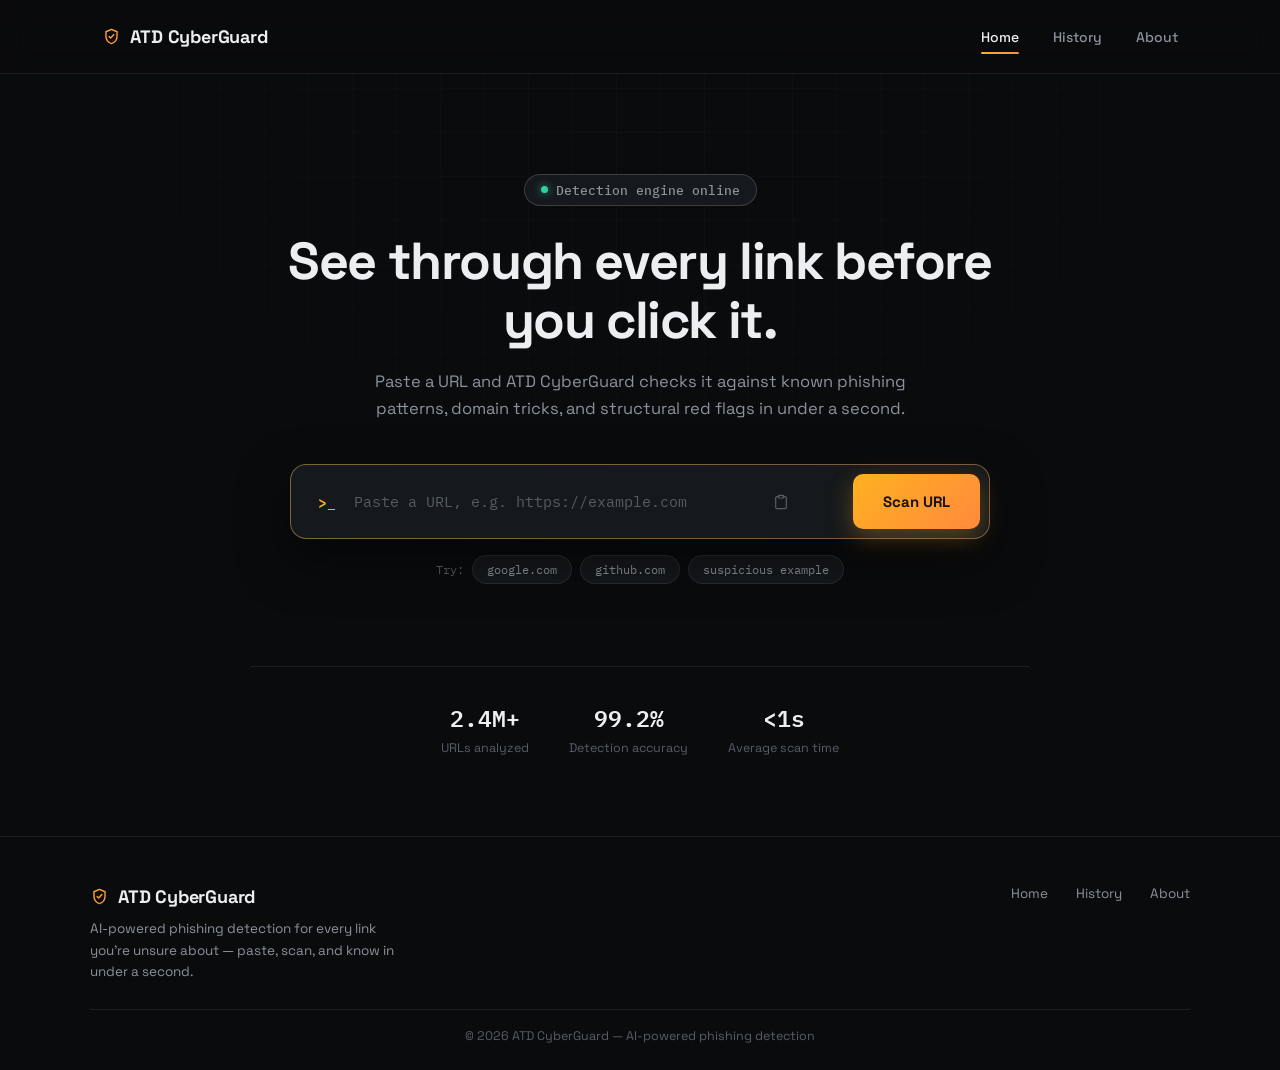
<file: index.html>
<!DOCTYPE html>
<html lang="en">

<head>

    <meta charset="UTF-8">

    <meta name="viewport" content="width=device-width, initial-scale=1.0">

    <title>ATD CyberGuard — See through every link</title>

    <link rel="stylesheet" href="style.css">

</head>


<body>

    <!-- ================= NAVIGATION ================= -->

    <nav class="navbar">

        <div class="logo">
            <span class="logo-icon" aria-hidden="true"></span>
            ATD CyberGuard
        </div>


        <div class="nav-links" id="navLinks">

            <a href="index.html" class="active" aria-current="page">Home</a>

            <a href="history.html">History</a>

            <a href="about.html">About</a>

        </div>

        <button class="nav-toggle" type="button" aria-label="Toggle menu" aria-expanded="false" aria-controls="navLinks">
            <span class="nav-toggle-bar"></span>
            <span class="nav-toggle-bar"></span>
            <span class="nav-toggle-bar"></span>
        </button>

    </nav>



    <!-- ================= MAIN SECTION ================= -->

    <main class="hero">

        <div class="hero-content">


            <!-- Live status -->

            <div class="status-pill" id="statusPill">
                <span class="dot" id="statusDot"></span>
                <span id="statusText">Detection engine online</span>
            </div>


            <!-- Heading -->

            <h1>
                See through every link before you click it.
            </h1>


            <!-- Description -->

            <p>
                Paste a URL and ATD CyberGuard checks it against known
                phishing patterns, domain tricks, and structural red
                flags in under a second.
            </p>



            <!-- ================= URL SCANNER ================= -->

            <div class="scanner">


                <!-- Input + Clear Button -->

                <div class="input-wrapper">

                    <input
                        type="text"
                        id="urlInput"
                        placeholder="Paste a URL, e.g. https://example.com"
                    >


                    <button
                        id="pasteButton"
                        type="button"
                        aria-label="Paste from clipboard"
                        data-tooltip="Paste from clipboard"
                    >
                        <svg viewBox="0 0 24 24" fill="none" stroke="currentColor" stroke-width="1.8" stroke-linecap="round" stroke-linejoin="round">
                            <rect x="8" y="2" width="8" height="4" rx="1" />
                            <path d="M9 4H6a2 2 0 00-2 2v14a2 2 0 002 2h12a2 2 0 002-2V6a2 2 0 00-2-2h-3" />
                        </svg>
                    </button>


                    <button
                        id="clearButton"
                        type="button"
                        aria-label="Clear URL"
                        data-tooltip="Clear URL"
                    >
                        ✕
                    </button>

                </div>


                <!-- Scan Button -->

                <button
                    id="scanButton"
                    type="button"
                >
                    Scan URL
                </button>


            </div>


            <!-- ================= EXAMPLE URLS ================= -->

            <div class="example-chips">

                <span class="example-chips-label">Try:</span>

                <button type="button" class="example-chip" data-url="https://google.com">google.com</button>

                <button type="button" class="example-chip" data-url="https://github.com">github.com</button>

                <button type="button" class="example-chip" data-url="https://secure-login-paypal-verify.com">suspicious example</button>

            </div>



            <!-- ================= MESSAGE ================= -->

            <p id="message"></p>



            <!-- ================= LOADING ================= -->

            <div
                id="loading"
                class="loading hidden"
            >

                <p>
                    <span class="spinner"></span>
                    Analyzing link
                </p>

                <ul class="scan-steps">

                    <li id="step1">Fetching URL structure</li>

                    <li id="step2">Checking domain reputation</li>

                    <li id="step3">Scanning for phishing patterns</li>

                    <li id="step4">Compiling verdict</li>

                </ul>

            </div>



            <!-- ================= RESULT CARD ================= -->

            <div
                id="resultCard"
                class="result-card hidden"
            >


                <!-- Result Icon -->

                <div
                    id="resultIcon"
                    class="result-icon"
                >
                    🟢
                </div>


                <!-- Result Title -->

                <h2 id="resultTitle">
                    SAFE WEBSITE
                </h2>


                <!-- Scanned URL -->

                <div class="result-url-row">

                    <p id="resultUrl">
                        https://example.com
                    </p>

                    <button id="copyUrlButton" type="button" aria-label="Copy URL" data-tooltip="Copy URL">
                        <svg viewBox="0 0 24 24" fill="none" stroke="currentColor" stroke-width="1.8" stroke-linecap="round" stroke-linejoin="round">
                            <rect x="9" y="9" width="12" height="12" rx="2" />
                            <path d="M5 15H4a2 2 0 01-2-2V4a2 2 0 012-2h9a2 2 0 012 2v1" />
                        </svg>
                    </button>

                </div>


                <!-- Risk Score Gauge -->

                <div class="risk-score-gauge" id="riskScoreGauge" data-tooltip="Lower score = safer">

                    <svg viewBox="0 0 120 120">
                        <circle class="gauge-track" cx="60" cy="60" r="50" />
                        <circle class="gauge-fill" id="gaugeFill" cx="60" cy="60" r="50" />
                    </svg>

                    <div class="gauge-label">
                        <strong id="riskScoreValue">0</strong>
                        <span>/ 100 risk</span>
                    </div>

                </div>


                <!-- Confidence -->

                <div class="confidence">

                    <span>
                        Confidence
                    </span>

                    <strong id="confidenceValue">
                        96%
                    </strong>

                    <div class="confidence-bar">
                        <div class="confidence-bar-fill" id="confidenceBar"></div>
                    </div>

                </div>


                <!-- Risk Level -->

                <div class="risk-level">

                    <span>
                        Risk Level
                    </span>

                    <strong id="riskValue">
                        LOW
                    </strong>

                </div>


                <!-- Result Message -->

                <p id="resultMessage">

                    No major phishing indicators detected.

                </p>


                <!-- Detection Reasons -->

                <div class="detection-reasons">

                    <h3 id="reasonsHeading">Why is it safe?</h3>

                    <ul id="reasonsList"></ul>

                </div>


                <!-- Technical Details -->

                <details class="tech-details">

                    <summary>Technical details</summary>

                    <dl id="techDetailsList"></dl>

                </details>


                <!-- Scan Again -->

                <button
                    id="scanAgain"
                    type="button"
                >
                    Scan another URL
                </button>


            </div>


            <!-- ================= TRUST STRIP ================= -->

            <div class="trust-strip">

                <div class="stat">
                    <strong>2.4M+</strong>
                    <span>URLs analyzed</span>
                </div>

                <div class="stat">
                    <strong>99.2%</strong>
                    <span>Detection accuracy</span>
                </div>

                <div class="stat">
                    <strong>&lt;1s</strong>
                    <span>Average scan time</span>
                </div>

            </div>


        </div>

    </main>



    <!-- ================= FOOTER ================= -->

    <footer>

        <div class="footer-inner">

            <div class="footer-brand">

                <div class="logo">
                    <span class="logo-icon" aria-hidden="true"></span>
                    ATD CyberGuard
                </div>

                <p>
                    AI-powered phishing detection for every link
                    you're unsure about — paste, scan, and know
                    in under a second.
                </p>

            </div>

            <nav class="footer-links" aria-label="Footer">

                <a href="index.html">Home</a>

                <a href="history.html">History</a>

                <a href="about.html">About</a>

            </nav>

        </div>

        <div class="footer-bottom">

            <p>
                © 2026 ATD CyberGuard — AI-powered phishing detection
            </p>

        </div>

    </footer>



    <!-- JavaScript -->

    <script src="toast.js"></script>
    <script src="nav.js"></script>
    <script src="storage.js"></script>
    <script src="script.js"></script>

</body>

</html>
</file>
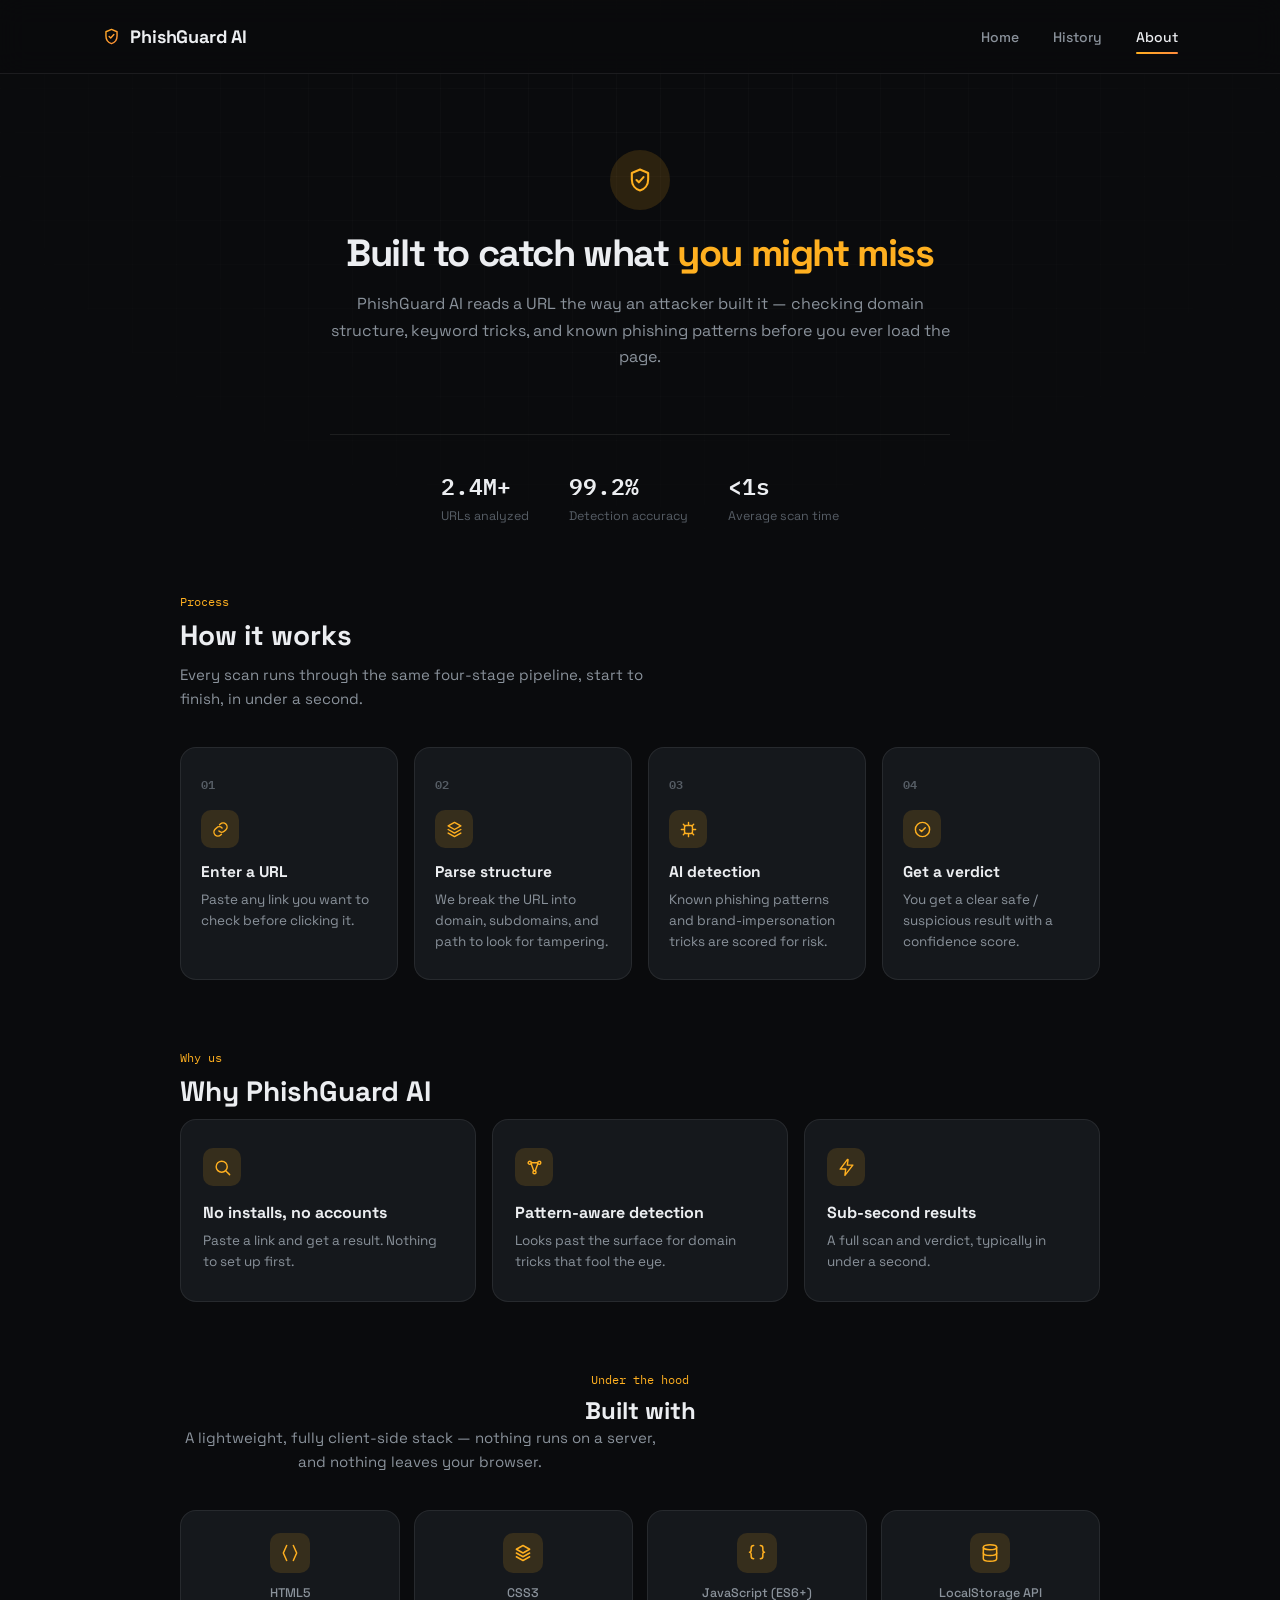
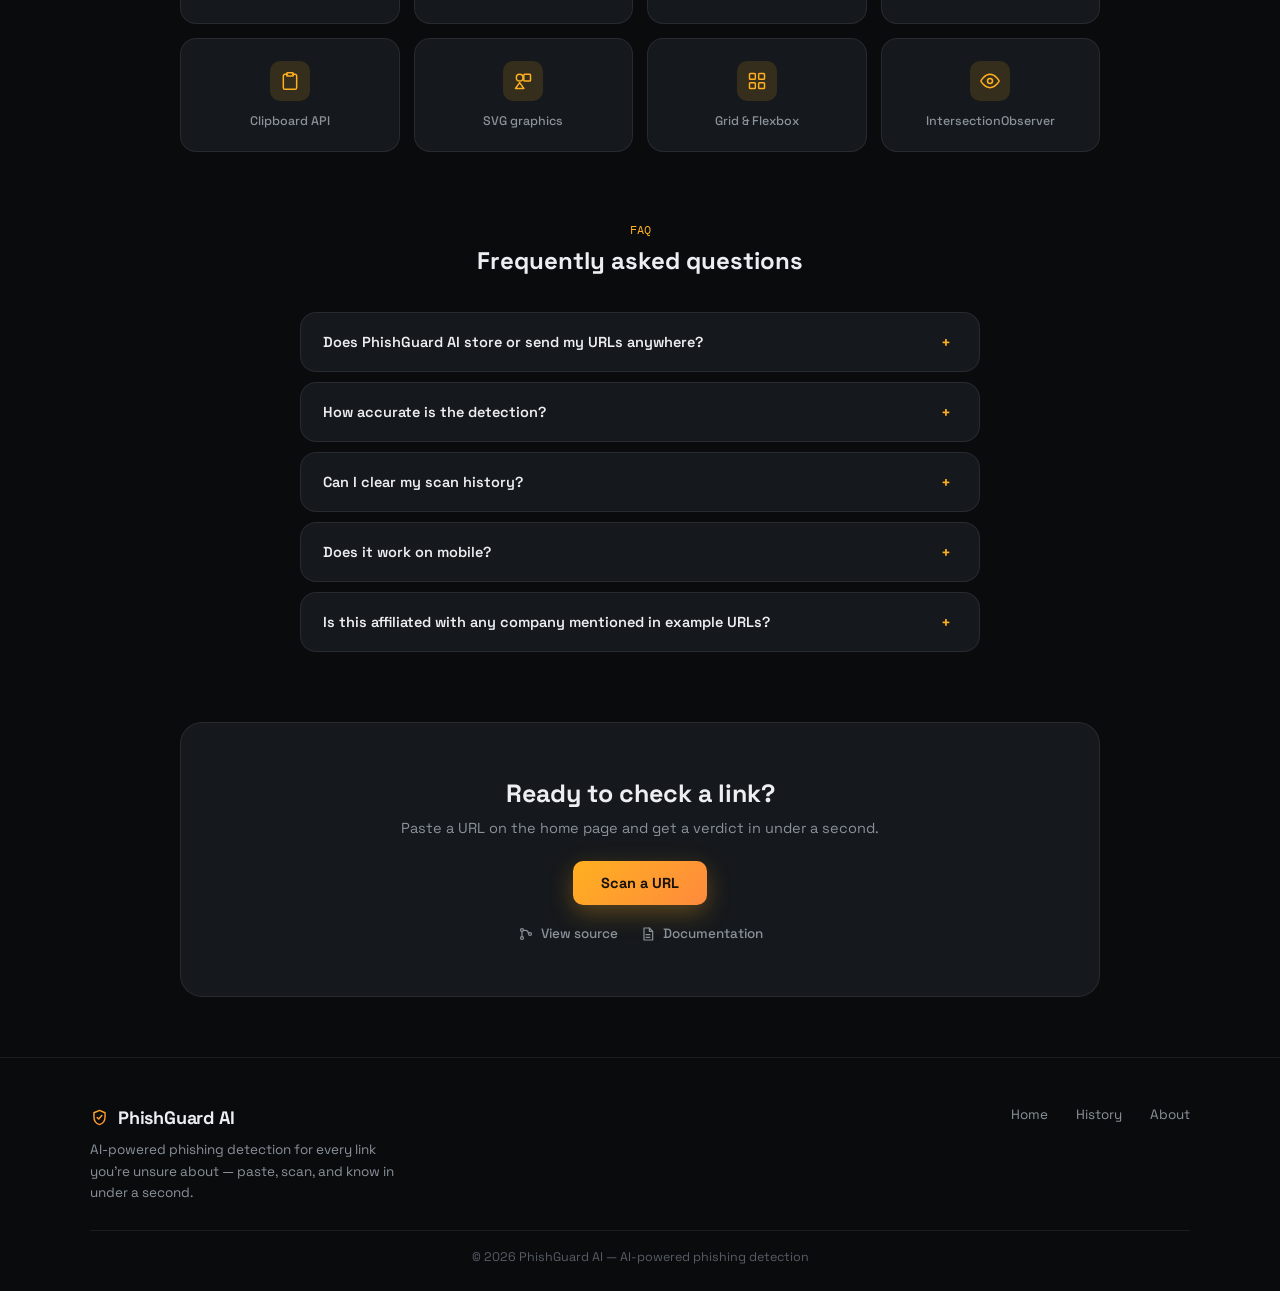
<file: about.html>
<!DOCTYPE html>
<html lang="en">

<head>

    <meta charset="UTF-8">

    <meta name="viewport" content="width=device-width, initial-scale=1.0">

    <title>About - PhishGuard AI</title>

    <link rel="stylesheet" href="style.css">

</head>


<body>

    <!-- Navigation Bar -->

    <nav class="navbar">

        <div class="logo">
            <span class="logo-icon" aria-hidden="true"></span>
            PhishGuard AI
        </div>

        <div class="nav-links" id="navLinks">

            <a href="index.html">Home</a>

            <a href="history.html">History</a>

            <a href="about.html" class="active" aria-current="page">About</a>

        </div>

        <button class="nav-toggle" type="button" aria-label="Toggle menu" aria-expanded="false" aria-controls="navLinks">
            <span class="nav-toggle-bar"></span>
            <span class="nav-toggle-bar"></span>
            <span class="nav-toggle-bar"></span>
        </button>

    </nav>


    <!-- About Section -->

    <main class="about-container">

        <section class="about-hero">

            <div class="about-icon">
                <svg viewBox="0 0 24 24" fill="none" stroke="currentColor" stroke-width="1.8" stroke-linecap="round" stroke-linejoin="round">
                    <path d="M12 3l7 3v5.5c0 4.9-3.1 8.4-7 9.5-3.9-1.1-7-4.6-7-9.5V6l7-3z" />
                    <path d="M9 12l2 2 4-4.5" />
                </svg>
            </div>

            <h1>
                Built to catch what <span>you might miss</span>
            </h1>

            <p>
                PhishGuard AI reads a URL the way an attacker built it —
                checking domain structure, keyword tricks, and known
                phishing patterns before you ever load the page.
            </p>

        </section>


        <!-- Trust Stats -->

        <div class="trust-strip about-trust-strip">

            <div class="stat">
                <strong>2.4M+</strong>
                <span>URLs analyzed</span>
            </div>

            <div class="stat">
                <strong>99.2%</strong>
                <span>Detection accuracy</span>
            </div>

            <div class="stat">
                <strong>&lt;1s</strong>
                <span>Average scan time</span>
            </div>

        </div>


        <!-- How It Works -->

        <section class="how-it-works">

            <span class="section-eyebrow">Process</span>

            <h2>How it works</h2>

            <p class="section-description">
                Every scan runs through the same four-stage pipeline,
                start to finish, in under a second.
            </p>


            <div class="steps">

                <!-- Step 1 -->

                <div class="step-card">

                    <div class="step-number">
                        01
                    </div>

                    <div class="step-icon">
                        <svg viewBox="0 0 24 24" fill="none" stroke="currentColor" stroke-width="1.8" stroke-linecap="round" stroke-linejoin="round">
                            <path d="M10 14a5 5 0 007.07 0l1.79-1.79a5 5 0 00-7.07-7.07l-1 1" />
                            <path d="M14 10a5 5 0 00-7.07 0l-1.79 1.79a5 5 0 007.07 7.07l1-1" />
                        </svg>
                    </div>

                    <h3>Enter a URL</h3>

                    <p>
                        Paste any link you want to check before
                        clicking it.
                    </p>

                </div>


                <!-- Step 2 -->

                <div class="step-card">

                    <div class="step-number">
                        02
                    </div>

                    <div class="step-icon">
                        <svg viewBox="0 0 24 24" fill="none" stroke="currentColor" stroke-width="1.8" stroke-linecap="round" stroke-linejoin="round">
                            <path d="M12 3l8 4.5-8 4.5-8-4.5L12 3z" />
                            <path d="M4 12l8 4.5 8-4.5" />
                            <path d="M4 16.5l8 4.5 8-4.5" />
                        </svg>
                    </div>

                    <h3>Parse structure</h3>

                    <p>
                        We break the URL into domain, subdomains,
                        and path to look for tampering.
                    </p>

                </div>


                <!-- Step 3 -->

                <div class="step-card">

                    <div class="step-number">
                        03
                    </div>

                    <div class="step-icon">
                        <svg viewBox="0 0 24 24" fill="none" stroke="currentColor" stroke-width="1.8" stroke-linecap="round" stroke-linejoin="round">
                            <rect x="7" y="7" width="10" height="10" rx="1.5" />
                            <path d="M12 3v3M12 18v3M3 12h3M18 12h3M5.5 5.5l2 2M16.5 16.5l2 2M5.5 18.5l2-2M16.5 7.5l2-2" />
                        </svg>
                    </div>

                    <h3>AI detection</h3>

                    <p>
                        Known phishing patterns and brand-impersonation
                        tricks are scored for risk.
                    </p>

                </div>


                <!-- Step 4 -->

                <div class="step-card">

                    <div class="step-number">
                        04
                    </div>

                    <div class="step-icon">
                        <svg viewBox="0 0 24 24" fill="none" stroke="currentColor" stroke-width="1.8" stroke-linecap="round" stroke-linejoin="round">
                            <circle cx="12" cy="12" r="9" />
                            <path d="M8.5 12.3l2.3 2.3 4.7-4.9" />
                        </svg>
                    </div>

                    <h3>Get a verdict</h3>

                    <p>
                        You get a clear safe / suspicious result with
                        a confidence score.
                    </p>

                </div>

            </div>

        </section>


        <!-- Features -->

        <section class="features-section">

            <span class="section-eyebrow">Why us</span>

            <h2>Why PhishGuard AI</h2>

            <div class="feature-grid">

                <div class="feature-card">

                    <div class="feature-icon">
                        <svg viewBox="0 0 24 24" fill="none" stroke="currentColor" stroke-width="1.8" stroke-linecap="round" stroke-linejoin="round">
                            <circle cx="11" cy="11" r="7" />
                            <path d="M21 21l-4.35-4.35" />
                        </svg>
                    </div>

                    <h3>No installs, no accounts</h3>

                    <p>
                        Paste a link and get a result. Nothing to set
                        up first.
                    </p>

                </div>


                <div class="feature-card">

                    <div class="feature-icon">
                        <svg viewBox="0 0 24 24" fill="none" stroke="currentColor" stroke-width="1.8" stroke-linecap="round" stroke-linejoin="round">
                            <circle cx="6" cy="6" r="2" />
                            <circle cx="18" cy="6" r="2" />
                            <circle cx="12" cy="18" r="2" />
                            <path d="M7.7 7.1l3.3 8.9M16.3 7.1l-3.3 8.9M8 6h8" />
                        </svg>
                    </div>

                    <h3>Pattern-aware detection</h3>

                    <p>
                        Looks past the surface for domain tricks that
                        fool the eye.
                    </p>

                </div>


                <div class="feature-card">

                    <div class="feature-icon">
                        <svg viewBox="0 0 24 24" fill="none" stroke="currentColor" stroke-width="1.8" stroke-linecap="round" stroke-linejoin="round">
                            <path d="M13 2L4 14h7l-1 8 10-13h-7l1-7z" />
                        </svg>
                    </div>

                    <h3>Sub-second results</h3>

                    <p>
                        A full scan and verdict, typically in under
                        a second.
                    </p>

                </div>

            </div>

        </section>


        <!-- Tech Stack -->

        <section class="tech-stack-section">

            <span class="section-eyebrow">Under the hood</span>

            <h2>Built with</h2>

            <p class="section-description">
                A lightweight, fully client-side stack — nothing runs
                on a server, and nothing leaves your browser.
            </p>

            <div class="tech-grid">

                <div class="tech-item">
                    <div class="tech-icon">
                        <svg viewBox="0 0 24 24" fill="none" stroke="currentColor" stroke-width="1.8" stroke-linecap="round" stroke-linejoin="round">
                            <path d="M8 3L4 12l4 9" />
                            <path d="M16 3l4 9-4 9" />
                        </svg>
                    </div>
                    <span>HTML5</span>
                </div>

                <div class="tech-item">
                    <div class="tech-icon">
                        <svg viewBox="0 0 24 24" fill="none" stroke="currentColor" stroke-width="1.8" stroke-linecap="round" stroke-linejoin="round">
                            <path d="M12 3l8 4.5-8 4.5-8-4.5L12 3z" />
                            <path d="M4 12l8 4.5 8-4.5" />
                            <path d="M4 16.5l8 4.5 8-4.5" />
                        </svg>
                    </div>
                    <span>CSS3</span>
                </div>

                <div class="tech-item">
                    <div class="tech-icon">
                        <svg viewBox="0 0 24 24" fill="none" stroke="currentColor" stroke-width="1.8" stroke-linecap="round" stroke-linejoin="round">
                            <path d="M8 3c-2 0-3 1-3 3v2.5c0 1.2-.9 2.5-2 2.5 1.1 0 2 1.3 2 2.5V16c0 2 1 3 3 3" />
                            <path d="M16 3c2 0 3 1 3 3v2.5c0 1.2.9 2.5 2 2.5-1.1 0-2 1.3-2 2.5V16c0 2-1 3-3 3" />
                        </svg>
                    </div>
                    <span>JavaScript (ES6+)</span>
                </div>

                <div class="tech-item">
                    <div class="tech-icon">
                        <svg viewBox="0 0 24 24" fill="none" stroke="currentColor" stroke-width="1.8" stroke-linecap="round" stroke-linejoin="round">
                            <ellipse cx="12" cy="5" rx="8" ry="3" />
                            <path d="M4 5v14c0 1.7 3.6 3 8 3s8-1.3 8-3V5" />
                            <path d="M4 12c0 1.7 3.6 3 8 3s8-1.3 8-3" />
                        </svg>
                    </div>
                    <span>LocalStorage API</span>
                </div>

                <div class="tech-item">
                    <div class="tech-icon">
                        <svg viewBox="0 0 24 24" fill="none" stroke="currentColor" stroke-width="1.8" stroke-linecap="round" stroke-linejoin="round">
                            <rect x="8" y="2" width="8" height="4" rx="1" />
                            <path d="M9 4H6a2 2 0 00-2 2v14a2 2 0 002 2h12a2 2 0 002-2V6a2 2 0 00-2-2h-3" />
                        </svg>
                    </div>
                    <span>Clipboard API</span>
                </div>

                <div class="tech-item">
                    <div class="tech-icon">
                        <svg viewBox="0 0 24 24" fill="none" stroke="currentColor" stroke-width="1.8" stroke-linecap="round" stroke-linejoin="round">
                            <circle cx="8" cy="8" r="4" />
                            <rect x="13" y="4" width="8" height="8" rx="1" />
                            <path d="M8 14l-5 7h10z" />
                        </svg>
                    </div>
                    <span>SVG graphics</span>
                </div>

                <div class="tech-item">
                    <div class="tech-icon">
                        <svg viewBox="0 0 24 24" fill="none" stroke="currentColor" stroke-width="1.8" stroke-linecap="round" stroke-linejoin="round">
                            <rect x="3" y="3" width="7" height="7" rx="1" />
                            <rect x="14" y="3" width="7" height="7" rx="1" />
                            <rect x="3" y="14" width="7" height="7" rx="1" />
                            <rect x="14" y="14" width="7" height="7" rx="1" />
                        </svg>
                    </div>
                    <span>Grid &amp; Flexbox</span>
                </div>

                <div class="tech-item">
                    <div class="tech-icon">
                        <svg viewBox="0 0 24 24" fill="none" stroke="currentColor" stroke-width="1.8" stroke-linecap="round" stroke-linejoin="round">
                            <path d="M1 12s4-8 11-8 11 8 11 8-4 8-11 8-11-8-11-8z" />
                            <circle cx="12" cy="12" r="3" />
                        </svg>
                    </div>
                    <span>IntersectionObserver</span>
                </div>

            </div>

        </section>


        <!-- FAQ -->

        <section class="faq-section">

            <span class="section-eyebrow">FAQ</span>

            <h2>Frequently asked questions</h2>

            <div class="faq-list">

                <details class="faq-item">

                    <summary>Does PhishGuard AI store or send my URLs anywhere?</summary>

                    <p>
                        No — every scan runs entirely in your browser.
                        Nothing is uploaded to a server, and your scan
                        history is saved only in this browser's local
                        storage.
                    </p>

                </details>

                <details class="faq-item">

                    <summary>How accurate is the detection?</summary>

                    <p>
                        This demo uses a rule-based heuristic — domain
                        structure, keywords, protocol, and similar
                        signals — rather than a trained model, so treat
                        each verdict as a helpful signal, not a
                        guarantee. Always be cautious with any link
                        that asks for credentials or payment details.
                    </p>

                </details>

                <details class="faq-item">

                    <summary>Can I clear my scan history?</summary>

                    <p>
                        Yes. Open the History page and use "Clear
                        history" — you'll be asked to confirm since it
                        can't be undone. You can also delete individual
                        scans one at a time.
                    </p>

                </details>

                <details class="faq-item">

                    <summary>Does it work on mobile?</summary>

                    <p>
                        Yes — the scanner, history, and this page are
                        all fully responsive and work on phones and
                        tablets.
                    </p>

                </details>

                <details class="faq-item">

                    <summary>Is this affiliated with any company mentioned in example URLs?</summary>

                    <p>
                        No. PhishGuard AI is an independent demo project
                        and isn't affiliated with Google, PayPal, or any
                        other brand referenced in its example URLs.
                    </p>

                </details>

            </div>

        </section>


        <!-- Closing CTA -->

        <section class="about-cta">

            <h2>Ready to check a link?</h2>

            <p>
                Paste a URL on the home page and get a verdict in
                under a second.
            </p>

            <a href="index.html" class="about-cta-button">
                Scan a URL
            </a>

            <div class="about-cta-links">

                <!-- Replace # with the real repository / docs URLs
                     once this project is published. -->

                <a href="#" class="about-secondary-link">
                    <svg viewBox="0 0 24 24" fill="none" stroke="currentColor" stroke-width="1.8" stroke-linecap="round" stroke-linejoin="round">
                        <circle cx="6" cy="6" r="2.2" />
                        <circle cx="6" cy="18" r="2.2" />
                        <circle cx="18" cy="12" r="2.2" />
                        <path d="M6 8.2V15.8" />
                        <path d="M8 6.5h3a4.5 4.5 0 014.5 4.5v.2" />
                    </svg>
                    View source
                </a>

                <a href="#" class="about-secondary-link">
                    <svg viewBox="0 0 24 24" fill="none" stroke="currentColor" stroke-width="1.8" stroke-linecap="round" stroke-linejoin="round">
                        <path d="M14 3v5h5" />
                        <path d="M6 3h8l5 5v13H6z" />
                        <path d="M9 13h6M9 17h6" />
                    </svg>
                    Documentation
                </a>

            </div>

        </section>

    </main>


    <!-- Footer -->

    <footer>

        <div class="footer-inner">

            <div class="footer-brand">

                <div class="logo">
                    <span class="logo-icon" aria-hidden="true"></span>
                    PhishGuard AI
                </div>

                <p>
                    AI-powered phishing detection for every link
                    you're unsure about — paste, scan, and know
                    in under a second.
                </p>

            </div>

            <nav class="footer-links" aria-label="Footer">

                <a href="index.html">Home</a>

                <a href="history.html">History</a>

                <a href="about.html">About</a>

            </nav>

        </div>

        <div class="footer-bottom">

            <p>
                © 2026 PhishGuard AI — AI-powered phishing detection
            </p>

        </div>

    </footer>


    <script src="toast.js"></script>
    <script src="nav.js"></script>
    <script src="about.js"></script>

</body>

</html>
</file>
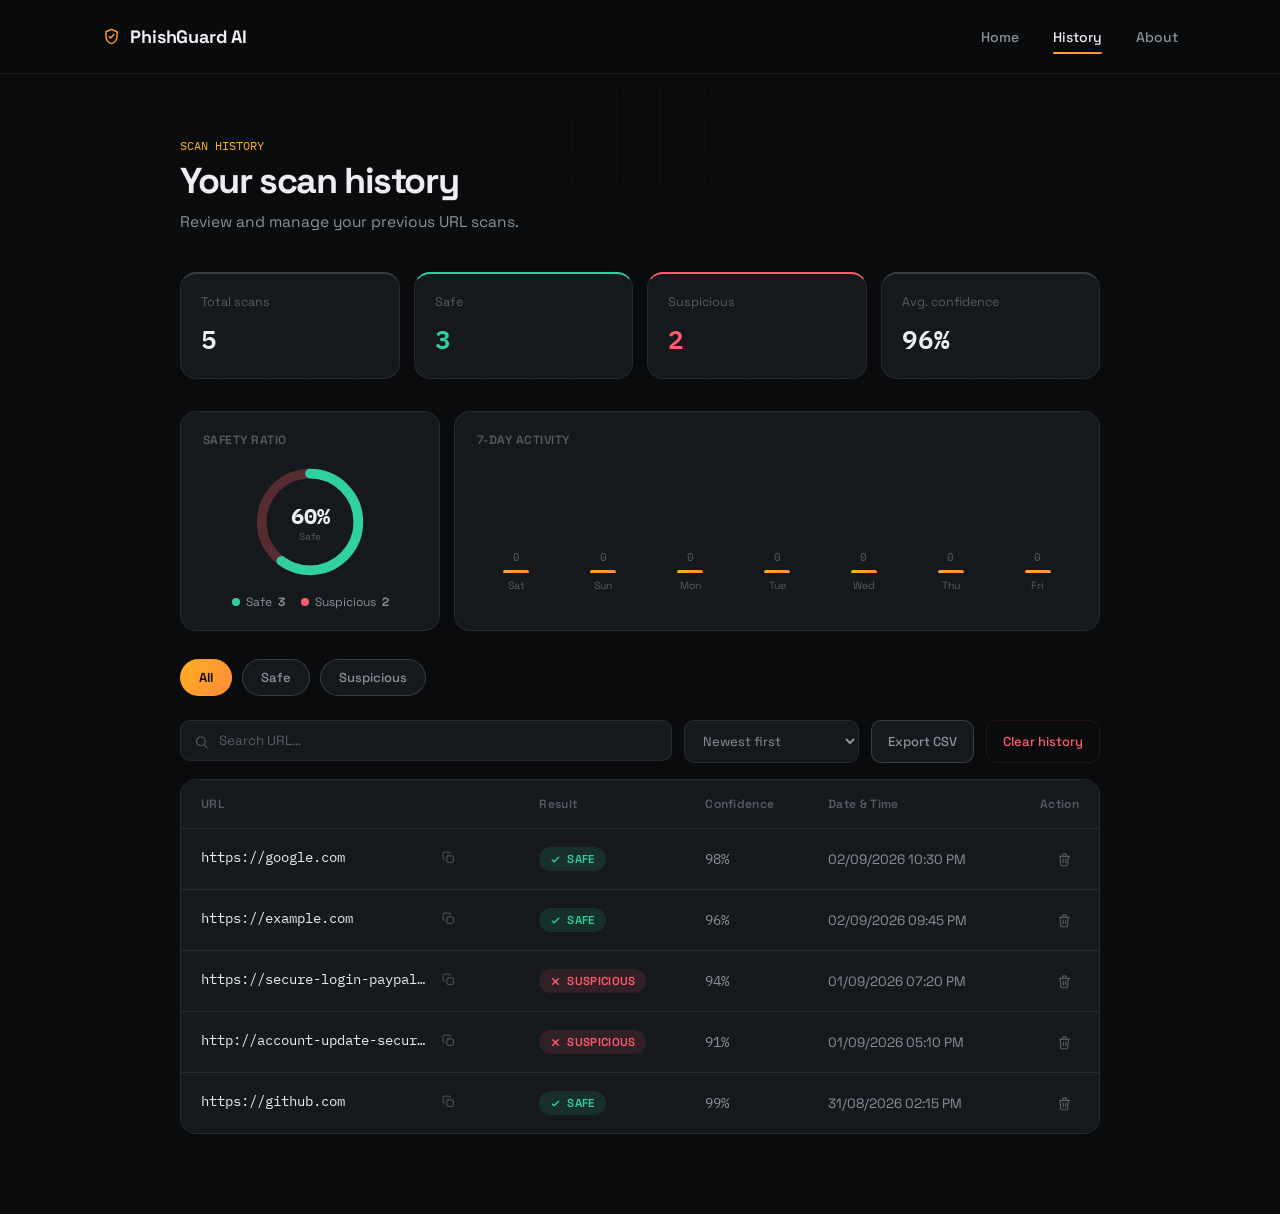
<file: history.html>
<!DOCTYPE html>
<html lang="en">

<head>
    <meta charset="UTF-8">
    <meta name="viewport" content="width=device-width, initial-scale=1.0">

    <title>History - PhishGuard AI</title>

    <link rel="stylesheet" href="style.css">

    <!-- History page button fix -->
    <style>
        /* Export CSV button */
        #exportCsvButton {
            padding: 11px 16px;
            border: 1px solid var(--border-strong);
            border-radius: var(--radius-sm);
            background: var(--surface);
            color: var(--text-muted);
            font-family: var(--font-display);
            font-size: 13px;
            font-weight: 500;
            cursor: pointer;
            transition:
                color 0.2s ease,
                background 0.2s ease,
                border-color 0.2s ease,
                transform 0.1s ease;
        }

        #exportCsvButton:hover {
            color: var(--text);
            background: var(--surface-2);
            border-color: var(--amber);
        }

        #exportCsvButton:active {
            transform: scale(0.95);
        }

        /* Keep buttons visually consistent */
        #clearHistoryButton {
            padding: 11px 16px;
            border: 1px solid var(--danger-bg);
            border-radius: var(--radius-sm);
            background: transparent;
            color: var(--danger);
            font-family: var(--font-display);
            font-size: 13px;
            font-weight: 500;
            cursor: pointer;
            transition:
                color 0.2s ease,
                background 0.2s ease,
                border-color 0.2s ease,
                transform 0.1s ease;
        }

        #clearHistoryButton:hover {
            background: var(--danger-bg);
            border-color: var(--danger);
            color: var(--danger);
        }

        #clearHistoryButton:active {
            transform: scale(0.95);
        }
    </style>
</head>


<body>

    <!-- ================= NAVBAR ================= -->

    <nav class="navbar">

        <div class="logo">
            <span class="logo-icon" aria-hidden="true"></span>
            PhishGuard AI
        </div>


        <div class="nav-links" id="navLinks">

            <a href="index.html">
                Home
            </a>

            <a
                href="history.html"
                class="active"
                aria-current="page">
                History
            </a>

            <a href="about.html">
                About
            </a>

        </div>


        <button
            class="nav-toggle"
            type="button"
            aria-label="Toggle menu"
            aria-expanded="false"
            aria-controls="navLinks">

            <span class="nav-toggle-bar"></span>
            <span class="nav-toggle-bar"></span>
            <span class="nav-toggle-bar"></span>

        </button>

    </nav>



    <!-- ================= HISTORY PAGE ================= -->

    <main class="history-container">


        <!-- ================= HEADER ================= -->

        <section class="history-header">

            <span class="section-eyebrow">
                SCAN HISTORY
            </span>

            <h1>
                Your scan history
            </h1>

            <p>
                Review and manage your previous URL scans.
            </p>

        </section>



        <!-- ================= STATS ================= -->

        <section class="history-stats">


            <div class="history-stat-card">

                <span>
                    Total scans
                </span>

                <strong id="statTotal">
                    0
                </strong>

            </div>


            <div class="history-stat-card safe">

                <span>
                    Safe
                </span>

                <strong id="statSafe">
                    0
                </strong>

            </div>


            <div class="history-stat-card danger">

                <span>
                    Suspicious
                </span>

                <strong id="statPhishing">
                    0
                </strong>

            </div>


            <div class="history-stat-card">

                <span>
                    Avg. confidence
                </span>

                <strong id="statConfidence">
                    0%
                </strong>

            </div>

        </section>



        <!-- ================= ANALYTICS ================= -->

        <section class="history-analytics">


            <!-- SAFETY RATIO -->

            <div class="analytics-card">

                <h3>
                    Safety Ratio
                </h3>


                <div class="ratio-chart">

                    <svg viewBox="0 0 120 120">

                        <circle
                            class="ratio-track"
                            cx="60"
                            cy="60"
                            r="50">
                        </circle>


                        <circle
                            id="ratioSafeArc"
                            class="ratio-safe"
                            cx="60"
                            cy="60"
                            r="50">
                        </circle>

                    </svg>


                    <div class="ratio-label">

                        <strong id="ratioSafePercent">
                            0%
                        </strong>

                        <span>
                            Safe
                        </span>

                    </div>

                </div>


                <div class="ratio-legend">


                    <div class="legend-item safe">

                        <i></i>

                        <span>
                            Safe
                        </span>

                        <strong id="legendSafeCount">
                            0
                        </strong>

                    </div>


                    <div class="legend-item danger">

                        <i></i>

                        <span>
                            Suspicious
                        </span>

                        <strong id="legendDangerCount">
                            0
                        </strong>

                    </div>

                </div>

            </div>



            <!-- 7 DAY ACTIVITY -->

            <div class="analytics-card">

                <h3>
                    7-Day Activity
                </h3>


                <div
                    id="activityChart"
                    class="activity-chart">
                </div>

            </div>

        </section>



        <!-- ================= FILTERS ================= -->

        <section class="history-filters">


            <button
                class="filter-btn active"
                data-filter="ALL"
                type="button">

                All

            </button>


            <button
                class="filter-btn"
                data-filter="SAFE"
                type="button">

                Safe

            </button>


            <button
                class="filter-btn"
                data-filter="PHISHING"
                type="button">

                Suspicious

            </button>

        </section>



        <!-- ================= TOOLBAR ================= -->

        <section class="history-toolbar">


            <!-- SEARCH -->

            <div class="history-search">


                <svg
                    viewBox="0 0 24 24"
                    fill="none"
                    stroke="currentColor"
                    stroke-width="1.8"
                    stroke-linecap="round">

                    <circle
                        cx="11"
                        cy="11"
                        r="7">
                    </circle>

                    <path
                        d="M16.5 16.5L21 21">
                    </path>

                </svg>


                <input
                    type="text"
                    id="searchInput"
                    placeholder="Search URL..."
                    autocomplete="off">


                <button
                    id="searchClearButton"
                    type="button"
                    aria-label="Clear search">

                    ×

                </button>

            </div>



            <!-- SORT -->

            <select
                id="sortSelect"
                class="sort-select">

                <option value="newest">
                    Newest first
                </option>

                <option value="oldest">
                    Oldest first
                </option>

                <option value="risk-desc">
                    Highest risk
                </option>

                <option value="confidence-desc">
                    Highest confidence
                </option>

            </select>



            <!-- EXPORT -->

            <button
                id="exportCsvButton"
                type="button">

                Export CSV

            </button>



            <!-- CLEAR HISTORY -->

            <button
                id="clearHistoryButton"
                type="button">

                Clear history

            </button>

        </section>



        <!-- ================= HISTORY TABLE ================= -->

        <section class="history-table-container">


            <table>

                <thead>

                    <tr>

                        <th>
                            URL
                        </th>

                        <th>
                            Result
                        </th>

                        <th>
                            Confidence
                        </th>

                        <th>
                            Date & Time
                        </th>

                        <th class="actions-col">
                            Action
                        </th>

                    </tr>

                </thead>


                <tbody id="historyTable">
                </tbody>

            </table>



            <!-- ================= EMPTY HISTORY ================= -->

            <div
                id="emptyHistory"
                class="empty-history hidden">


                <div class="empty-icon">
                    🔍
                </div>


                <h2 id="emptyHistoryTitle">
                    No scan history
                </h2>


                <p id="emptyHistoryText">
                    You haven't scanned any URLs yet.
                </p>


                <a
                    id="emptyHistoryAction"
                    href="index.html"
                    class="scan-history-button">

                    Scan a URL

                </a>

            </div>

        </section>

    </main>



    <!-- ================= CLEAR HISTORY MODAL ================= -->

    <div
        id="clearConfirmModal"
        class="modal-overlay hidden">


        <div class="modal-box">


            <h2>
                Clear scan history?
            </h2>


            <p>
                Are you sure you want to delete
                <strong id="modalScanCount">
                    0
                </strong>
                scan(s)?
            </p>


            <p>
                This action cannot be undone.
            </p>


            <div class="modal-actions">


                <button
                    id="modalCancelButton"
                    type="button"
                    class="secondary-btn">

                    Cancel

                </button>


                <button
                    id="modalConfirmButton"
                    type="button"
                    class="danger-btn">

                    Clear History

                </button>

            </div>

        </div>

    </div>



    <!-- ================= JAVASCRIPT ================= -->

    <script src="storage.js"></script>

    <script src="history.js"></script>

</body>

</html>
</file>
<file: style.css>
/* =========================================================
   PHISHGUARD AI — DESIGN SYSTEM
   Concept: a signal scanner, not a generic "AI gradient" page.
   Near-black graphite base, one warm amber signal color for
   brand/interaction, cold green/red reserved strictly for
   safe/danger verdicts. Motion reads as radar sweeps, scan
   beams and signal pulses — tied to what the product does.
========================================================= */

@import url('https://fonts.googleapis.com/css2?family=Space+Grotesk:wght@400;500;600;700&family=IBM+Plex+Mono:wght@400;500;600&display=swap');

:root {
    --bg: #0A0B0D;
    --bg-elevated: #111316;
    --surface: #15181C;
    --surface-2: #1D2126;
    --border: rgba(255, 255, 255, 0.08);
    --border-strong: rgba(255, 255, 255, 0.16);

    --text: #ECEEF1;
    --text-muted: #8A929B;
    --text-faint: #565D65;

    --amber: #FFB020;
    --amber-soft: #FFCB6B;
    --amber-dim: rgba(255, 176, 32, 0.14);
    --gradient: linear-gradient(135deg, #FFB020 0%, #FF8A3D 100%);

    --safe: #31D0A0;
    --safe-bg: rgba(49, 208, 160, 0.12);
    --danger: #FF5D6C;
    --danger-bg: rgba(255, 93, 108, 0.12);
    --medium: #FFCB6B;

    --radius-sm: 10px;
    --radius-md: 16px;
    --radius-lg: 22px;

    --font-display: 'Space Grotesk', sans-serif;
    --font-mono: 'IBM Plex Mono', monospace;
}


/* ================= GENERAL ================= */

* {
    margin: 0;
    padding: 0;
    box-sizing: border-box;
}

html {
    scroll-behavior: smooth;
}

body {
    font-family: var(--font-display);
    background: var(--bg);
    color: var(--text);
    min-height: 100vh;
    position: relative;
    overflow-x: hidden;
}

/* Ambient background: a slow radar sweep + faint grid — the one
   orchestrated non-user-triggered motion running site-wide. */
body::before {
    content: "";
    position: fixed;
    inset: -25%;
    z-index: -2;
    background:
        conic-gradient(from 0deg at 50% 8%,
            transparent 0deg,
            rgba(255, 176, 32, 0.10) 40deg,
            transparent 90deg,
            transparent 360deg);
    animation: radar-sweep 16s linear infinite;
    pointer-events: none;
}

body::after {
    content: "";
    position: fixed;
    inset: 0;
    z-index: -1;
    background-image:
        linear-gradient(rgba(255, 255, 255, 0.022) 1px, transparent 1px),
        linear-gradient(90deg, rgba(255, 255, 255, 0.022) 1px, transparent 1px);
    background-size: 44px 44px;
    mask-image: radial-gradient(ellipse 65% 55% at 50% 15%, black, transparent);
    pointer-events: none;
}

@keyframes radar-sweep {
    from { transform: rotate(0deg); }
    to   { transform: rotate(360deg); }
}

a { color: inherit; }

::selection {
    background: rgba(255, 176, 32, 0.32);
    color: #fff;
}

.hidden {
    display: none !important;
}


/* ================= NAVBAR ================= */

.navbar {
    width: 100%;
    height: 74px;

    display: flex;
    align-items: center;
    justify-content: space-between;

    padding: 0 8%;

    background: rgba(10, 11, 13, 0.72);
    backdrop-filter: blur(14px);
    -webkit-backdrop-filter: blur(14px);
    border-bottom: 1px solid var(--border);

    position: sticky;
    top: 0;
    z-index: 50;
}

.logo {
    font-size: 18px;
    font-weight: 700;
    letter-spacing: -0.2px;

    display: flex;
    align-items: center;
    gap: 9px;
}

.nav-links {
    display: flex;
    gap: 34px;
}

.nav-links a {
    position: relative;
    text-decoration: none;
    color: var(--text-muted);
    font-size: 14px;
    font-weight: 500;
    padding: 6px 0;
    transition: color 0.2s ease;
}

.nav-links a::after {
    content: "";
    position: absolute;
    left: 0;
    bottom: -2px;
    width: 0%;
    height: 2px;
    border-radius: 2px;
    background: var(--gradient);
    transition: width 0.25s ease;
}

.nav-links a:hover { color: var(--text); }
.nav-links a:hover::after { width: 100%; }
.nav-links a.active { color: var(--text); }
.nav-links a.active::after { width: 100%; }


/* ================= MOBILE NAV TOGGLE ================= */
/* Hidden on desktop; becomes a hamburger button at the mobile
   breakpoint, where .nav-links turns into a collapsible dropdown
   panel instead of a horizontal row (see the 600px media query). */

.nav-toggle {
    display: none;

    width: 36px;
    height: 36px;

    flex-direction: column;
    align-items: center;
    justify-content: center;
    gap: 5px;

    padding: 0;

    background: transparent;
    border: none;

    cursor: pointer;
}

.nav-toggle-bar {
    width: 20px;
    height: 2px;

    background: var(--text);
    border-radius: 2px;

    transition: transform 0.25s ease, opacity 0.2s ease;
}

.nav-toggle.open .nav-toggle-bar:nth-child(1) {
    transform: translateY(7px) rotate(45deg);
}

.nav-toggle.open .nav-toggle-bar:nth-child(2) {
    opacity: 0;
}

.nav-toggle.open .nav-toggle-bar:nth-child(3) {
    transform: translateY(-7px) rotate(-45deg);
}

.logo-icon {
    width: 19px;
    height: 19px;
    flex-shrink: 0;

    background: var(--gradient);

    -webkit-mask-image: url("data:image/svg+xml,%3Csvg xmlns='http://www.w3.org/2000/svg' viewBox='0 0 24 24' fill='none' stroke='%23fff' stroke-width='1.8' stroke-linecap='round' stroke-linejoin='round'%3E%3Cpath d='M12 3l7 3v5.5c0 4.9-3.1 8.4-7 9.5-3.9-1.1-7-4.6-7-9.5V6l7-3z'/%3E%3Cpath d='M9 12l2 2 4-4.5'/%3E%3C/svg%3E");
    mask-image: url("data:image/svg+xml,%3Csvg xmlns='http://www.w3.org/2000/svg' viewBox='0 0 24 24' fill='none' stroke='%23fff' stroke-width='1.8' stroke-linecap='round' stroke-linejoin='round'%3E%3Cpath d='M12 3l7 3v5.5c0 4.9-3.1 8.4-7 9.5-3.9-1.1-7-4.6-7-9.5V6l7-3z'/%3E%3Cpath d='M9 12l2 2 4-4.5'/%3E%3C/svg%3E");
    -webkit-mask-size: contain;
    mask-size: contain;
    -webkit-mask-repeat: no-repeat;
    mask-repeat: no-repeat;
    -webkit-mask-position: center;
    mask-position: center;
}


/* ================= HOME HERO ================= */

.hero {
    min-height: calc(100vh - 138px);

    display: flex;
    justify-content: center;
    align-items: center;

    text-align: center;

    padding: 84px 20px 64px;
}

.hero-content {
    width: 100%;
    max-width: 780px;
}

.status-pill {
    display: inline-flex;
    align-items: center;
    gap: 8px;

    padding: 7px 16px;
    margin-bottom: 26px;

    background: var(--surface);
    border: 1px solid var(--border-strong);
    border-radius: 100px;

    font-family: var(--font-mono);
    font-size: 12.5px;
    font-weight: 500;
    color: var(--text-muted);
}

.status-pill .dot {
    width: 7px;
    height: 7px;
    border-radius: 50%;
    background: var(--safe);
    box-shadow: 0 0 8px rgba(49, 208, 160, 0.8);
    animation: pulse-dot 2s ease-in-out infinite;
}

@keyframes pulse-dot {
    0%, 100% { opacity: 1; transform: scale(1); }
    50%      { opacity: 0.55; transform: scale(0.82); }
}


/* Live states — set by setEngineStatus() in script.js */

.status-pill.state-scanning .dot {
    background: var(--amber);
    box-shadow: 0 0 8px rgba(255, 176, 32, 0.8);
    animation: pulse-dot 0.7s ease-in-out infinite;
}

.status-pill.state-safe .dot {
    background: var(--safe);
    box-shadow: 0 0 8px rgba(49, 208, 160, 0.8);
    animation: none;
}

.status-pill.state-danger .dot {
    background: var(--danger);
    box-shadow: 0 0 8px rgba(255, 93, 108, 0.8);
    animation: none;
}

h1 {
    font-size: 52px;
    font-weight: 700;
    line-height: 1.14;

    margin-bottom: 18px;

    letter-spacing: -1.4px;
    color: var(--text);
}

.hero-content > p {
    max-width: 560px;

    margin: 0 auto 42px;

    color: var(--text-muted);

    font-size: 16.5px;
    line-height: 1.65;
}


/* ================= SCANNER (terminal-style prompt) ================= */

.scanner {
    position: relative;

    width: 100%;
    max-width: 700px;

    display: flex;
    align-items: center;
    gap: 10px;

    margin: auto;
    padding: 9px;

    background: var(--surface);

    border: 1px solid var(--border-strong);
    border-radius: var(--radius-md);

    box-shadow: 0 20px 50px rgba(0, 0, 0, 0.5);

    transition: border-color 0.2s ease, box-shadow 0.2s ease;
}

.scanner:focus-within {
    border-color: var(--amber);
    box-shadow: 0 20px 50px rgba(0, 0, 0, 0.5), 0 0 0 3px var(--amber-dim);
}

@keyframes shake-error {
    10%, 90% { transform: translateX(-1px); }
    20%, 80% { transform: translateX(2px); }
    30%, 50%, 70% { transform: translateX(-4px); }
    40%, 60% { transform: translateX(4px); }
}

.scanner.shake {
    border-color: var(--danger);
    animation: shake-error 0.4s ease;
}

.scanner::before {
    content: "";
    position: absolute;
    inset: -1px;
    border-radius: inherit;
    padding: 1px;
    background: var(--gradient);
    opacity: 0.35;
    -webkit-mask: linear-gradient(#000 0 0) content-box, linear-gradient(#000 0 0);
    -webkit-mask-composite: xor;
    mask-composite: exclude;
    pointer-events: none;
    z-index: 0;
}

.input-wrapper {
    position: relative;

    flex: 1;
    width: 100%;

    display: flex;
    align-items: center;
    z-index: 1;
}

/* terminal prompt glyph — pure CSS, no markup change */
.input-wrapper::before {
    content: ">_";
    position: absolute;
    left: 18px;
    top: 50%;
    transform: translateY(-50%);
    font-family: var(--font-mono);
    font-size: 15px;
    font-weight: 600;
    color: var(--amber);
    animation: blink-cursor 1.1s step-end infinite;
    pointer-events: none;
}

@keyframes blink-cursor {
    0%, 100% { opacity: 1; }
    50%      { opacity: 0.25; }
}

.input-wrapper input {
    width: 100%;
    min-width: 0;

    border: none;
    outline: none;

    padding: 18px 88px 18px 54px;

    font-family: var(--font-mono);
    font-size: 14.5px;

    color: var(--text);

    background: transparent;
}

.input-wrapper input::placeholder {
    color: var(--text-faint);
}

#pasteButton {
    position: absolute;

    right: 46px;
    top: 50%;

    transform: translateY(-50%);

    width: 32px;
    height: 32px;

    display: flex;
    align-items: center;
    justify-content: center;

    padding: 0;
    margin: 0;

    border: none;
    background: transparent;
    border-radius: 50%;

    color: var(--text-faint);

    cursor: pointer;

    z-index: 10;
    transition: color 0.2s ease, background 0.2s ease, transform 0.1s ease;
}

#pasteButton svg {
    width: 16px;
    height: 16px;
}

#pasteButton:hover {
    color: var(--amber);
    background: var(--amber-dim);
}

#pasteButton:active {
    transform: translateY(-50%) scale(0.85);
}

#clearButton {
    position: absolute;

    right: 10px;
    top: 50%;

    transform: translateY(-50%);

    width: 34px;
    height: 34px;

    display: flex;
    align-items: center;
    justify-content: center;

    padding: 0;
    margin: 0;

    border: none;
    background: transparent;
    border-radius: 50%;

    color: var(--text-faint);

    font-size: 17px;

    opacity: 0;
    pointer-events: none;

    cursor: pointer;

    z-index: 10;
    transition: opacity 0.15s ease, color 0.2s ease, background 0.2s ease, transform 0.1s ease;
}

#clearButton:hover {
    color: var(--danger);
    background: var(--danger-bg);
}

#clearButton:active {
    transform: translateY(-50%) scale(0.85);
}

.input-wrapper.has-value #clearButton {
    opacity: 1;
    pointer-events: auto;
}

#scanButton {
    position: relative;
    z-index: 1;

    border: none;

    padding: 0 30px;

    height: 55px;

    border-radius: var(--radius-sm);

    background: var(--gradient);

    color: #17130a;

    font-family: var(--font-display);
    font-size: 15px;
    font-weight: 700;
    white-space: nowrap;

    cursor: pointer;

    transition: transform 0.2s ease, box-shadow 0.2s ease;
    box-shadow: 0 8px 24px rgba(255, 176, 32, 0.3);
}

#scanButton:hover {
    transform: translateY(-1px);
    box-shadow: 0 12px 32px rgba(255, 176, 32, 0.45);
}

#scanButton:active {
    transform: translateY(0);
}


/* ================= EXAMPLE URL CHIPS ================= */

.example-chips {
    display: flex;
    flex-wrap: wrap;
    align-items: center;
    justify-content: center;
    gap: 8px;

    margin-top: 16px;
}

.example-chips-label {
    font-family: var(--font-mono);
    font-size: 12px;
    color: var(--text-faint);
}

.example-chip {
    padding: 6px 14px;

    background: var(--surface);
    border: 1px solid var(--border);
    border-radius: 100px;

    font-family: var(--font-mono);
    font-size: 12px;
    color: var(--text-muted);

    cursor: pointer;
    transition: border-color 0.2s ease, color 0.2s ease, transform 0.1s ease;
}

.example-chip:hover {
    border-color: var(--border-strong);
    color: var(--text);
}

.example-chip:active {
    transform: scale(0.94);
}

#message {
    min-height: 20px;
    margin-top: 14px;
    font-family: var(--font-mono);
    font-size: 13px;
    color: var(--danger);
}


/* ================= LOADING / SCAN STATE ================= */

.loading {
    max-width: 700px;
    margin: 8px auto 0;
    padding: 30px 26px;

    background: var(--surface);
    border: 1px solid var(--border);
    border-radius: var(--radius-md);

    text-align: left;
}

.loading > p {
    display: flex;
    align-items: center;
    gap: 12px;

    font-family: var(--font-mono);
    font-size: 13.5px;
    color: var(--text-muted);
    margin-bottom: 22px;
}

.spinner {
    position: relative;
    width: 18px;
    height: 18px;
    border-radius: 50%;
    border: 2px solid var(--border-strong);
    border-top-color: var(--amber);
    animation: spin 0.8s linear infinite;
    flex-shrink: 0;
}

@keyframes spin {
    to { transform: rotate(360deg); }
}

.scan-steps {
    list-style: none;

    display: flex;
    flex-direction: column;
    gap: 4px;
}

.scan-steps li {
    position: relative;

    padding: 11px 14px 11px 34px;
    border-radius: var(--radius-sm);

    font-family: var(--font-mono);
    font-size: 13.5px;
    color: var(--text-faint);

    transition: color 0.25s ease, background 0.25s ease;
}

.scan-steps li::before {
    content: "";
    position: absolute;
    left: 12px;
    top: 50%;
    transform: translateY(-50%);
    width: 7px;
    height: 7px;
    border-radius: 50%;
    background: var(--text-faint);
    transition: background 0.25s ease, box-shadow 0.25s ease;
}

.scan-steps li.active {
    color: var(--text);
    background: var(--amber-dim);
}

.scan-steps li.active::before {
    background: var(--amber);
    box-shadow: 0 0 0 4px var(--amber-dim);
    animation: step-pulse 1s ease-in-out infinite;
}

@keyframes step-pulse {
    0%, 100% { box-shadow: 0 0 0 3px var(--amber-dim); }
    50%      { box-shadow: 0 0 0 7px transparent; }
}

.scan-steps li.done {
    color: var(--text-muted);
}

.scan-steps li.done::before {
    background: var(--safe);
    box-shadow: none;
}

/* scan beam sweeping across the loading card — decorative, CSS-only */
.loading {
    position: relative;
    overflow: hidden;
}

.loading::after {
    content: "";
    position: absolute;
    top: 0;
    left: -30%;
    width: 30%;
    height: 100%;
    background: linear-gradient(90deg, transparent, rgba(255, 176, 32, 0.09), transparent);
    animation: beam-sweep 1.8s ease-in-out infinite;
    pointer-events: none;
}

@keyframes beam-sweep {
    0%   { left: -30%; }
    100% { left: 100%; }
}


/* ================= RESULT CARD ================= */

.result-card {
    max-width: 460px;
    margin: 8px auto 0;
    padding: 34px 32px;

    background: var(--surface);
    border: 1px solid var(--border);
    border-radius: var(--radius-lg);

    text-align: center;

    animation: result-in 0.45s cubic-bezier(0.2, 0.8, 0.3, 1) both;
}

@keyframes result-in {
    from { opacity: 0; transform: translateY(10px) scale(0.98); }
    to   { opacity: 1; transform: translateY(0) scale(1); }
}

.result-icon {
    width: 64px;
    height: 64px;
    margin: 0 auto 18px;

    display: flex;
    align-items: center;
    justify-content: center;

    border-radius: 50%;
}

.result-icon svg {
    width: 30px;
    height: 30px;
}

.result-card.is-safe .result-icon {
    background: var(--safe-bg);
    color: var(--safe);
}

.result-card.is-danger .result-icon {
    background: var(--danger-bg);
    color: var(--danger);
}

.icon-check {
    stroke-dasharray: 20;
    stroke-dashoffset: 20;
    animation: draw-icon 0.45s ease forwards 0.1s;
}

.icon-cross .line1,
.icon-cross .line2 {
    stroke-dasharray: 17;
    stroke-dashoffset: 17;
    animation: draw-icon 0.3s ease forwards;
}

.icon-cross .line1 { animation-delay: 0.05s; }
.icon-cross .line2 { animation-delay: 0.28s; }

@keyframes draw-icon {
    to { stroke-dashoffset: 0; }
}

#resultTitle {
    font-size: 21px;
    font-weight: 700;
    letter-spacing: -0.3px;
    margin-bottom: 8px;
}

.result-card.is-safe #resultTitle { color: var(--safe); }
.result-card.is-danger #resultTitle { color: var(--danger); }

.result-url-row {
    display: flex;
    align-items: center;
    justify-content: center;
    gap: 8px;

    margin-bottom: 24px;
}

#resultUrl {
    font-family: var(--font-mono);
    font-size: 13px;
    color: var(--text-muted);
    word-break: break-all;
}

#copyUrlButton {
    flex-shrink: 0;

    display: flex;
    align-items: center;
    justify-content: center;

    width: 26px;
    height: 26px;

    padding: 0;

    border: none;
    background: transparent;
    border-radius: 50%;

    color: var(--text-faint);

    cursor: pointer;
    transition: color 0.2s ease, background 0.2s ease;
}

#copyUrlButton svg {
    width: 14px;
    height: 14px;
    animation: icon-pop 0.3s ease;
}

#copyUrlButton:hover {
    color: var(--amber);
    background: var(--amber-dim);
}

#copyUrlButton.copied {
    color: var(--safe);
    background: var(--safe-bg);
}

@keyframes icon-pop {
    0%   { transform: scale(0.6); opacity: 0; }
    60%  { transform: scale(1.15); }
    100% { transform: scale(1); opacity: 1; }
}

.confidence,
.risk-level {
    display: flex;
    align-items: center;
    justify-content: space-between;
    gap: 10px;

    padding: 12px 0;
    border-top: 1px solid var(--border);

    font-size: 13.5px;
    color: var(--text-muted);
}

.confidence {
    flex-wrap: wrap;
}

.confidence > span:first-child,
.risk-level > span:first-child {
    flex-shrink: 0;
}

.confidence strong,
.risk-level strong {
    font-family: var(--font-mono);
    font-size: 15px;
    color: var(--text);
}

.confidence-bar {
    width: 100%;
    height: 5px;
    margin-top: 8px;
    border-radius: 4px;
    background: var(--surface-2);
    overflow: hidden;
    order: 3;
}

.confidence-bar-fill {
    height: 100%;
    width: 0%;
    border-radius: 4px;
    background: var(--gradient);
    transition: width 0.8s cubic-bezier(0.2, 0.8, 0.3, 1);
}

.result-card.is-danger .confidence-bar-fill {
    background: var(--danger);
}

#riskValue.risk-low { color: var(--safe); }
#riskValue.risk-medium { color: var(--medium); }
#riskValue.risk-high { color: var(--danger); }


/* ================= RISK SCORE GAUGE ================= */

.risk-score-gauge {
    position: relative;

    width: 108px;
    height: 108px;

    margin: 4px auto 20px;
}

.risk-score-gauge svg {
    width: 100%;
    height: 100%;
    transform: rotate(-90deg);
}

.gauge-track,
.gauge-fill {
    fill: none;
    stroke-width: 8;
}

.gauge-track {
    stroke: var(--surface-2);
}

.gauge-fill {
    stroke: var(--safe);
    stroke-linecap: round;
    stroke-dasharray: 314.16;
    stroke-dashoffset: 314.16;
    transition: stroke-dashoffset 0.8s cubic-bezier(0.2, 0.8, 0.3, 1);
}

.risk-score-gauge.risk-medium .gauge-fill {
    stroke: var(--medium);
}

.risk-score-gauge.risk-high .gauge-fill {
    stroke: var(--danger);
}

.gauge-label {
    position: absolute;
    inset: 0;

    display: flex;
    flex-direction: column;
    align-items: center;
    justify-content: center;
}

.gauge-label strong {
    font-family: var(--font-mono);
    font-size: 26px;
    font-weight: 700;
    color: var(--text);
}

.gauge-label span {
    font-size: 10.5px;
    color: var(--text-faint);
}


/* ================= DETECTION REASONS ================= */

.detection-reasons {
    margin-top: 22px;
    padding-top: 18px;

    text-align: left;

    border-top: 1px solid var(--border);
}

.detection-reasons h3 {
    font-size: 13px;
    font-weight: 600;
    color: var(--text);
    margin-bottom: 12px;
}

.detection-reasons ul {
    list-style: none;

    display: flex;
    flex-direction: column;
    gap: 9px;
}

.detection-reasons li {
    display: flex;
    align-items: flex-start;
    gap: 9px;

    font-size: 13px;
    color: var(--text-muted);
    line-height: 1.5;

    animation: reason-in 0.35s ease both;
}

@keyframes reason-in {
    from { opacity: 0; transform: translateX(-6px); }
    to   { opacity: 1; transform: translateX(0); }
}

.detection-reasons li svg {
    width: 15px;
    height: 15px;
    flex-shrink: 0;
    margin-top: 2px;
}

.detection-reasons li.positive svg {
    color: var(--safe);
}

.detection-reasons li.negative svg {
    color: var(--danger);
}


/* ================= TECHNICAL DETAILS ================= */

.tech-details {
    margin-top: 18px;
    padding-top: 16px;

    text-align: left;

    border-top: 1px solid var(--border);
}

.tech-details summary {
    display: flex;
    align-items: center;
    justify-content: space-between;

    font-size: 13px;
    font-weight: 600;
    color: var(--text);

    list-style: none;
    cursor: pointer;
}

.tech-details summary::-webkit-details-marker {
    display: none;
}

.tech-details summary::after {
    content: "▾";
    color: var(--text-faint);
    transition: transform 0.2s ease;
}

.tech-details[open] summary::after {
    transform: rotate(180deg);
}

.tech-details dl {
    display: grid;
    grid-template-columns: 1fr 1fr;
    gap: 10px 14px;

    margin-top: 14px;

    animation: details-in 0.25s ease;
}

@keyframes details-in {
    from { opacity: 0; transform: translateY(-4px); }
    to   { opacity: 1; transform: translateY(0); }
}

.tech-details dt {
    font-size: 11.5px;
    color: var(--text-faint);
}

.tech-details dd {
    margin: 2px 0 0;

    font-family: var(--font-mono);
    font-size: 12px;
    color: var(--text);
    word-break: break-all;
}

#resultMessage {
    margin-top: 20px;
    font-size: 13.5px;
    line-height: 1.6;
    color: var(--text-muted);
}

#scanAgain {
    margin-top: 22px;
    width: 100%;
    height: 48px;

    border: 1px solid var(--border-strong);
    background: transparent;
    border-radius: var(--radius-sm);

    color: var(--text);
    font-family: var(--font-display);
    font-size: 14px;
    font-weight: 600;

    cursor: pointer;
    transition: border-color 0.2s ease, background 0.2s ease;
}

#scanAgain:hover {
    border-color: var(--amber);
    background: var(--amber-dim);
}


/* ================= TRUST STRIP ================= */

.trust-strip {
    display: flex;
    justify-content: center;
    gap: 40px;

    margin-top: 48px;
    padding-top: 32px;

    border-top: 1px solid var(--border);
}

.trust-strip .stat {
    display: flex;
    flex-direction: column;
    gap: 4px;
}

.trust-strip .stat strong {
    font-family: var(--font-mono);
    font-size: 23px;
    font-weight: 600;
    color: var(--text);
}

.trust-strip .stat span {
    font-size: 12.5px;
    color: var(--text-faint);
}


/* ================= HISTORY PAGE ================= */

.history-container {
    max-width: 1000px;
    margin: 0 auto;
    padding: 64px 40px 80px;
}

.history-header h1 {
    font-size: 36px;
    margin-bottom: 10px;
}

.history-header p {
    color: var(--text-muted);
    font-size: 15.5px;
    margin-bottom: 40px;
}

.history-stats {
    display: grid;
    grid-template-columns: repeat(4, 1fr);
    gap: 14px;

    margin-bottom: 32px;
}

.history-stat-card {
    padding: 20px 20px;

    background: var(--surface);
    border: 1px solid var(--border);
    border-radius: var(--radius-md);
    border-top: 2px solid var(--border-strong);

    display: flex;
    flex-direction: column;
    gap: 8px;

    transition: border-color 0.2s ease, transform 0.2s ease, box-shadow 0.2s ease;
}

.history-stat-card:hover {
    transform: translateY(-2px);
    box-shadow: 0 10px 28px rgba(0, 0, 0, 0.3);
}

.history-stat-card span {
    font-size: 12.5px;
    color: var(--text-faint);
}

.history-stat-card strong {
    font-family: var(--font-mono);
    font-size: 26px;
    font-weight: 600;
    color: var(--text);
    font-variant-numeric: tabular-nums;
}

.history-stat-card.safe {
    border-top-color: var(--safe);
}

.history-stat-card.safe strong {
    color: var(--safe);
}

.history-stat-card.danger {
    border-top-color: var(--danger);
}

.history-stat-card.danger strong {
    color: var(--danger);
}


/* ================= MINI ANALYTICS ================= */

.history-analytics {
    display: grid;
    grid-template-columns: 260px 1fr;
    gap: 14px;

    margin-bottom: 28px;
}

.analytics-card {
    padding: 20px 22px;

    background: var(--surface);
    border: 1px solid var(--border);
    border-radius: var(--radius-md);
}

.analytics-card h3 {
    font-size: 12px;
    font-weight: 600;
    letter-spacing: 0.04em;
    text-transform: uppercase;
    color: var(--text-faint);

    margin-bottom: 16px;
}

/* Safe vs Suspicious ratio donut */

.ratio-chart {
    position: relative;

    width: 116px;
    height: 116px;

    margin: 0 auto 14px;
}

.ratio-chart svg {
    width: 100%;
    height: 100%;
    transform: rotate(-90deg);
}

.ratio-track,
.ratio-safe {
    fill: none;
    stroke-width: 10;
}

.ratio-track {
    stroke: var(--danger);
    opacity: 0.28;
}

.ratio-track.is-empty {
    stroke: var(--surface-2);
    opacity: 1;
}

.ratio-safe {
    stroke: var(--safe);
    stroke-linecap: round;
    stroke-dasharray: 314.16;
    stroke-dashoffset: 314.16;
    transition: stroke-dashoffset 0.8s cubic-bezier(0.2, 0.8, 0.3, 1);
}

.ratio-label {
    position: absolute;
    inset: 0;

    display: flex;
    flex-direction: column;
    align-items: center;
    justify-content: center;
}

.ratio-label strong {
    font-family: var(--font-mono);
    font-size: 22px;
    font-weight: 700;
    color: var(--text);
}

.ratio-label span {
    font-size: 10px;
    color: var(--text-faint);
}

.ratio-legend {
    display: flex;
    justify-content: center;
    gap: 16px;

    font-size: 12px;
    color: var(--text-muted);
}

.legend-item {
    display: flex;
    align-items: center;
    gap: 6px;
}

.legend-item i {
    width: 8px;
    height: 8px;
    border-radius: 50%;
    display: inline-block;
}

.legend-item.safe i { background: var(--safe); }
.legend-item.danger i { background: var(--danger); }

/* 7-day scan activity bar chart */

.activity-chart {
    display: flex;
    align-items: flex-end;
    justify-content: space-between;
    gap: 8px;

    height: 128px;
    padding-top: 20px;
}

.activity-bar-wrap {
    flex: 1;

    display: flex;
    flex-direction: column;
    align-items: center;
    justify-content: flex-end;
    gap: 6px;

    height: 100%;
}

.activity-count {
    font-family: var(--font-mono);
    font-size: 11px;
    color: var(--text-faint);
}

.activity-bar {
    width: 100%;
    max-width: 26px;
    min-height: 3px;

    background: var(--gradient);
    border-radius: 4px 4px 2px 2px;

    transition: height 0.5s cubic-bezier(0.2, 0.8, 0.3, 1);
}

.activity-day-label {
    font-size: 10.5px;
    color: var(--text-faint);
}

/* ================= SEARCH + SORT TOOLBAR ================= */

.history-toolbar {
    display: flex;
    flex-wrap: wrap;
    gap: 12px;

    margin-bottom: 16px;
}

.history-search {
    position: relative;
    flex: 1;
    min-width: 200px;
}

.history-search svg {
    position: absolute;
    left: 14px;
    top: 50%;
    transform: translateY(-50%);

    width: 15px;
    height: 15px;

    color: var(--text-faint);

    pointer-events: none;
}

#searchClearButton {
    position: absolute;
    right: 8px;
    top: 50%;
    transform: translateY(-50%);

    width: 26px;
    height: 26px;

    display: flex;
    align-items: center;
    justify-content: center;

    padding: 0;

    border: none;
    background: transparent;
    border-radius: 50%;

    color: var(--text-faint);
    font-size: 13px;

    cursor: pointer;

    opacity: 0;
    pointer-events: none;

    transition: opacity 0.15s ease, color 0.2s ease, background 0.2s ease, transform 0.1s ease;
}

.history-search.has-value #searchClearButton {
    opacity: 1;
    pointer-events: auto;
}

#searchClearButton:hover {
    color: var(--danger);
    background: var(--danger-bg);
}

#searchClearButton:active {
    transform: translateY(-50%) scale(0.85);
}

.history-search input {
    width: 100%;

    padding: 11px 34px 11px 38px;

    background: var(--surface);
    border: 1px solid var(--border);
    border-radius: var(--radius-sm);

    color: var(--text);
    font-family: var(--font-display);
    font-size: 13.5px;

    transition: border-color 0.2s ease;
}

.history-search input::placeholder {
    color: var(--text-faint);
}

.history-search input:focus {
    outline: none;
    border-color: var(--border-strong);
}

.sort-select {
    padding: 11px 14px;

    background: var(--surface);
    border: 1px solid var(--border);
    border-radius: var(--radius-sm);

    color: var(--text-muted);
    font-family: var(--font-display);
    font-size: 13px;

    cursor: pointer;
    transition: border-color 0.2s ease;
}

.sort-select:focus {
    outline: none;
    border-color: var(--border-strong);
}


.history-filters {
    display: flex;
    flex-wrap: wrap;
    align-items: center;
    gap: 10px;

    margin-bottom: 24px;
}

.filter-btn {
    padding: 9px 18px;

    border: 1px solid var(--border-strong);
    background: var(--surface);
    border-radius: 100px;

    font-family: var(--font-display);
    font-size: 13px;
    font-weight: 500;
    color: var(--text-muted);

    cursor: pointer;
    transition: 0.2s ease;
}

.filter-btn:hover {
    color: var(--text);
    border-color: var(--text-faint);
}

.filter-btn.active {
    background: var(--gradient);
    border-color: transparent;
    color: #17130a;
    font-weight: 700;
}

.filter-btn:active {
    transform: scale(0.95);
}

.clear-btn {
    margin-left: auto;
    color: var(--danger);
    border-color: var(--danger-bg);
    background: transparent;
}

.clear-btn:hover {
    background: var(--danger-bg);
    border-color: var(--danger);
    color: var(--danger);
}

.history-table-container {
    background: var(--surface);
    border: 1px solid var(--border);
    border-radius: var(--radius-md);
    overflow-x: auto;
}

table {
    width: 100%;
    min-width: 620px;
    border-collapse: collapse;
}

thead th {
    text-align: left;
    padding: 16px 20px;
    font-size: 12px;
    font-weight: 600;
    letter-spacing: 0.3px;
    color: var(--text-faint);
    border-bottom: 1px solid var(--border);
}

#historyTable tr {
    border-bottom: 1px solid var(--border);
    transition: background 0.15s ease;
}

#historyTable tr:last-child {
    border-bottom: none;
}

#historyTable tr:hover {
    background: var(--surface-2);
}

#historyTable td {
    padding: 15px 20px;
    font-size: 13.5px;
    color: var(--text-muted);
    vertical-align: middle;
}

.url-cell {
    display: flex;
    align-items: center;
    gap: 6px;

    max-width: 300px;
}

.url-cell .url-text {
    min-width: 0;
    flex: 1;

    font-family: var(--font-mono);
    color: var(--text);

    overflow: hidden;
    text-overflow: ellipsis;
    white-space: nowrap;
}

.row-copy-btn {
    flex-shrink: 0;

    display: flex;
    align-items: center;
    justify-content: center;

    width: 26px;
    height: 26px;

    padding: 0;

    border: none;
    background: transparent;
    border-radius: 50%;

    color: var(--text-faint);

    cursor: pointer;
    transition: color 0.2s ease, background 0.2s ease;
}

.row-copy-btn svg {
    width: 13px;
    height: 13px;
}

.row-copy-btn:hover {
    color: var(--amber);
    background: var(--amber-dim);
}

.row-copy-btn.copied {
    color: var(--safe);
    background: var(--safe-bg);
}

.row-copy-btn svg,
.row-delete-btn svg {
    animation: icon-pop 0.3s ease;
}

.confidence-text {
    font-family: var(--font-mono);
    font-variant-numeric: tabular-nums;
}

.mobile-label {
    display: none;
}


/* ================= ROW ACTIONS (delete) ================= */

.actions-col {
    text-align: right;
}

.actions-cell {
    text-align: right;
}

.row-delete-btn {
    display: inline-flex;
    align-items: center;
    justify-content: center;

    width: 30px;
    height: 30px;

    padding: 0;

    border: none;
    background: transparent;
    border-radius: 50%;

    color: var(--text-faint);

    cursor: pointer;
    transition: color 0.2s ease, background 0.2s ease;
}

.row-delete-btn svg {
    width: 15px;
    height: 15px;
}

.row-delete-btn:hover {
    color: var(--danger);
    background: var(--danger-bg);
}

.safe-badge,
.phishing-badge {
    display: inline-flex;
    align-items: center;
    gap: 6px;

    padding: 5px 11px;
    border-radius: 100px;

    font-size: 11.5px;
    font-weight: 600;
    letter-spacing: 0.3px;
}

.safe-badge {
    background: var(--safe-bg);
    color: var(--safe);
}

.phishing-badge {
    background: var(--danger-bg);
    color: var(--danger);
}

.badge-icon {
    width: 11px;
    height: 11px;
}

.empty-history {
    padding: 70px 20px;
    text-align: center;

    background: var(--surface);
    border: 1px dashed var(--border-strong);
    border-radius: var(--radius-md);
}

.empty-icon {
    font-size: 34px;
    margin-bottom: 14px;
    opacity: 0.6;
}

.empty-history h2 {
    font-size: 19px;
    margin-bottom: 8px;
}

.empty-history p {
    color: var(--text-muted);
    font-size: 14px;
    margin-bottom: 22px;
}

.scan-history-button {
    display: inline-block;
    padding: 12px 26px;

    background: var(--gradient);
    border-radius: var(--radius-sm);

    color: #17130a;
    text-decoration: none;
    font-weight: 700;
    font-size: 14px;

    transition: transform 0.2s ease, box-shadow 0.2s ease;
    box-shadow: 0 8px 24px rgba(255, 176, 32, 0.3);
}

.scan-history-button:hover {
    transform: translateY(-1px);
    box-shadow: 0 12px 32px rgba(255, 176, 32, 0.45);
}


/* ================= ABOUT PAGE ================= */

.about-container {
    max-width: 1000px;
    margin: 0 auto;
    padding: 76px 40px 60px;
}

.about-hero {
    max-width: 620px;
    margin: 0 auto 64px;
    text-align: center;
}

.about-icon {
    width: 60px;
    height: 60px;
    margin: 0 auto 22px;

    display: flex;
    align-items: center;
    justify-content: center;

    background: var(--amber-dim);
    border-radius: 50%;
    color: var(--amber);
}

.about-icon svg {
    width: 28px;
    height: 28px;
}

.about-hero h1 {
    font-size: 38px;
    margin-bottom: 16px;
}

.about-hero h1 span {
    color: var(--amber);
}

.about-hero p {
    color: var(--text-muted);
    font-size: 16px;
    line-height: 1.65;
}

.about-trust-strip {
    max-width: 620px;
    margin-left: auto;
    margin-right: auto;
    margin-bottom: 70px;
}

.section-eyebrow {
    display: block;
    font-family: var(--font-mono);
    font-size: 12px;
    color: var(--amber);
    margin-bottom: 8px;
}

.how-it-works,
.features-section {
    margin-bottom: 70px;
}

.how-it-works h2,
.features-section h2 {
    font-size: 28px;
    margin-bottom: 10px;
}

.section-description {
    max-width: 480px;
    color: var(--text-muted);
    font-size: 15px;
    line-height: 1.6;
    margin-bottom: 36px;
}

.steps {
    display: grid;
    grid-template-columns: repeat(4, 1fr);
    gap: 16px;
}

.step-card {
    position: relative;
    padding: 26px 20px;

    background: var(--surface);
    border: 1px solid var(--border);
    border-radius: var(--radius-md);

    transition: opacity 0.5s ease, transform 0.5s ease, border-color 0.2s ease;
}

.step-card:hover {
    border-color: var(--border-strong);
}

.step-number {
    font-family: var(--font-mono);
    font-size: 12px;
    font-weight: 600;
    color: var(--text-faint);
    margin-bottom: 16px;
}

.step-icon {
    width: 38px;
    height: 38px;
    margin-bottom: 14px;

    display: flex;
    align-items: center;
    justify-content: center;

    background: var(--amber-dim);
    border-radius: 10px;
    color: var(--amber);
}

.step-icon svg {
    width: 19px;
    height: 19px;
}

.step-card h3 {
    font-size: 15.5px;
    margin-bottom: 8px;
}

.step-card p {
    font-size: 13.5px;
    color: var(--text-muted);
    line-height: 1.55;
}

.feature-grid {
    display: grid;
    grid-template-columns: repeat(3, 1fr);
    gap: 16px;
}

.feature-card {
    padding: 28px 22px;

    background: var(--surface);
    border: 1px solid var(--border);
    border-radius: var(--radius-md);

    transition: opacity 0.5s ease, transform 0.5s ease, border-color 0.2s ease;
}

.feature-card:hover {
    border-color: var(--border-strong);
}

.feature-icon {
    width: 38px;
    height: 38px;
    margin-bottom: 16px;

    display: flex;
    align-items: center;
    justify-content: center;

    background: var(--amber-dim);
    border-radius: 10px;
    color: var(--amber);
}

.feature-icon svg {
    width: 19px;
    height: 19px;
}

.feature-card h3 {
    font-size: 16px;
    margin-bottom: 8px;
}

.feature-card p {
    font-size: 13.5px;
    color: var(--text-muted);
    line-height: 1.55;
}

.about-cta {
    text-align: center;
    padding: 54px 30px;

    background: var(--surface);
    border: 1px solid var(--border);
    border-radius: var(--radius-lg);

    transition: border-color 0.2s ease, opacity 0.5s ease, transform 0.5s ease;
}

.about-cta h2 {
    font-size: 25px;
    margin-bottom: 10px;
}

.about-cta p {
    color: var(--text-muted);
    font-size: 14.5px;
    margin-bottom: 24px;
}

.about-cta-button {
    display: inline-block;
    padding: 13px 28px;

    background: var(--gradient);
    border-radius: var(--radius-sm);

    color: #17130a;
    text-decoration: none;
    font-weight: 700;
    font-size: 14.5px;

    transition: transform 0.2s ease, box-shadow 0.2s ease;
    box-shadow: 0 8px 24px rgba(255, 176, 32, 0.3);
}

.about-cta-button:hover {
    transform: translateY(-1px);
    box-shadow: 0 12px 32px rgba(255, 176, 32, 0.45);
}

.about-cta-links {
    display: flex;
    justify-content: center;
    gap: 22px;
    flex-wrap: wrap;

    margin-top: 20px;
}

.about-secondary-link {
    display: inline-flex;
    align-items: center;
    gap: 7px;

    color: var(--text-muted);
    text-decoration: none;
    font-size: 13.5px;
    font-weight: 500;

    transition: color 0.2s ease;
}

.about-secondary-link svg {
    width: 16px;
    height: 16px;
}

.about-secondary-link:hover {
    color: var(--text);
}


/* ================= TECH STACK ================= */

.tech-stack-section {
    margin-bottom: 70px;
    text-align: center;
}

.tech-grid {
    display: grid;
    grid-template-columns: repeat(4, 1fr);
    gap: 14px;

    margin-top: 36px;
}

.tech-item {
    display: flex;
    flex-direction: column;
    align-items: center;
    gap: 12px;

    padding: 22px 12px;

    background: var(--surface);
    border: 1px solid var(--border);
    border-radius: var(--radius-md);

    transition: border-color 0.2s ease, opacity 0.5s ease, transform 0.5s ease;
}

.tech-item:hover {
    border-color: var(--border-strong);
}

.tech-item .tech-icon {
    width: 40px;
    height: 40px;

    display: flex;
    align-items: center;
    justify-content: center;

    background: var(--amber-dim);
    border-radius: 10px;

    color: var(--amber);
}

.tech-item .tech-icon svg {
    width: 20px;
    height: 20px;
}

.tech-item span {
    font-size: 12.5px;
    font-weight: 500;
    color: var(--text-muted);
}


/* ================= FAQ ================= */

.faq-section {
    margin-bottom: 70px;
    text-align: center;
}

.faq-list {
    max-width: 680px;
    margin: 36px auto 0;

    display: flex;
    flex-direction: column;
    gap: 10px;

    text-align: left;
}

.faq-item {
    padding: 18px 22px;

    background: var(--surface);
    border: 1px solid var(--border);
    border-radius: var(--radius-md);

    transition: border-color 0.2s ease, opacity 0.5s ease, transform 0.5s ease;
}

.faq-item:hover {
    border-color: var(--border-strong);
}

.faq-item summary {
    display: flex;
    align-items: center;
    justify-content: space-between;
    gap: 14px;

    font-size: 14.5px;
    font-weight: 600;
    color: var(--text);

    list-style: none;
    cursor: pointer;
}

.faq-item summary::-webkit-details-marker {
    display: none;
}

.faq-item summary::after {
    content: "+";
    flex-shrink: 0;

    width: 22px;
    height: 22px;

    display: flex;
    align-items: center;
    justify-content: center;

    font-size: 16px;
    color: var(--amber);

    transition: transform 0.25s ease;
}

.faq-item[open] summary::after {
    transform: rotate(45deg);
}

.faq-item p {
    margin-top: 12px;
    padding-top: 14px;

    color: var(--text-muted);
    font-size: 13.5px;
    line-height: 1.65;

    border-top: 1px solid var(--border);
}


/* ================= FOOTER ================= */

footer {
    width: 100%;
    padding: 48px 40px 26px;
    border-top: 1px solid var(--border);
}

.footer-inner {
    max-width: 1100px;
    margin: 0 auto;

    display: flex;
    flex-wrap: wrap;
    align-items: flex-start;
    justify-content: space-between;
    gap: 28px;

    padding-bottom: 26px;

    border-bottom: 1px solid var(--border);
}

.footer-brand .logo {
    margin-bottom: 10px;
}

.footer-brand p {
    max-width: 320px;
    color: var(--text-muted);
    font-size: 13.5px;
    line-height: 1.6;
}

.footer-links {
    display: flex;
    gap: 28px;
}

.footer-links a {
    color: var(--text-muted);
    font-size: 13.5px;
    text-decoration: none;
    transition: color 0.2s ease;
}

.footer-links a:hover { color: var(--text); }

.footer-bottom {
    max-width: 1100px;
    margin: 0 auto;
    padding-top: 18px;
    text-align: center;
    color: var(--text-faint);
    font-size: 12.5px;
}


/* ================= PAGE-LOAD ENTRANCE ================= */

@keyframes fade-up-in {
    from { opacity: 0; transform: translateY(14px); }
    to   { opacity: 1; transform: translateY(0); }
}

.hero-content .status-pill,
.hero-content h1,
.hero-content > p,
.hero-content .scanner,
.hero-content .trust-strip,
.about-hero .about-icon,
.about-hero h1,
.about-hero p,
.about-trust-strip,
.history-header h1,
.history-header p,
.history-stats,
.history-filters,
.history-table-container,
.empty-history {
    animation: fade-up-in 0.6s ease both;
}

.hero-content .status-pill   { animation-delay: 0.05s; }
.hero-content h1             { animation-delay: 0.15s; }
.hero-content > p            { animation-delay: 0.25s; }
.hero-content .scanner       { animation-delay: 0.35s; }
.hero-content .trust-strip   { animation-delay: 0.45s; }

.about-hero .about-icon      { animation-delay: 0.05s; }
.about-hero h1               { animation-delay: 0.15s; }
.about-hero p                { animation-delay: 0.25s; }
.about-trust-strip           { animation-delay: 0.35s; }

.history-header h1           { animation-delay: 0.05s; }
.history-header p            { animation-delay: 0.12s; }
.history-stats               { animation-delay: 0.2s; }
.history-filters             { animation-delay: 0.28s; }
.history-table-container,
.empty-history                { animation-delay: 0.36s; }


/* ================= ABOUT: SCROLL REVEAL ================= */

.reveal {
    opacity: 0;
    transform: translateY(18px);
}

.reveal.is-visible {
    opacity: 1;
    transform: translateY(0);
}

.step-card:last-child.reveal .step-icon svg circle {
    stroke-dasharray: 56.6;
    stroke-dashoffset: 56.6;
}

.step-card:last-child.reveal .step-icon svg path {
    stroke-dasharray: 11;
    stroke-dashoffset: 11;
}

.step-card:last-child.is-visible .step-icon svg circle {
    animation: draw-icon 0.6s ease forwards;
    animation-delay: 0.15s;
}

.step-card:last-child.is-visible .step-icon svg path {
    animation: draw-icon 0.35s ease forwards;
    animation-delay: 0.6s;
}


/* ================= HISTORY: ROW REVEAL ================= */

@keyframes row-in {
    from { opacity: 0; transform: translateY(6px); }
    to   { opacity: 1; transform: translateY(0); }
}

#historyTable tr {
    animation: row-in 0.35s ease both;
}

#historyTable tr.row-removing {
    animation: row-out 0.2s ease forwards;
    pointer-events: none;
}

@keyframes row-out {
    to { opacity: 0; transform: scale(0.97); }
}


/* ================= ACCESSIBILITY ================= */

/* ================= CLEAR-HISTORY MODAL ================= */

.modal-overlay {
    position: fixed;
    inset: 0;
    z-index: 200;

    display: flex;
    align-items: center;
    justify-content: center;

    padding: 20px;

    background: rgba(0, 0, 0, 0.6);
    backdrop-filter: blur(4px);
    -webkit-backdrop-filter: blur(4px);
}

.modal-box {
    width: 100%;
    max-width: 380px;

    padding: 28px;

    background: var(--surface);
    border: 1px solid var(--border-strong);
    border-radius: var(--radius-lg);

    box-shadow: 0 20px 60px rgba(0, 0, 0, 0.5);

    animation: modal-in 0.25s ease both;
}

@keyframes modal-in {
    from { opacity: 0; transform: translateY(10px) scale(0.97); }
    to   { opacity: 1; transform: translateY(0) scale(1); }
}

.modal-box h3 {
    font-size: 17px;
    margin-bottom: 10px;
}

.modal-box p {
    color: var(--text-muted);
    font-size: 13.5px;
    line-height: 1.6;

    margin-bottom: 22px;
}

.modal-actions {
    display: flex;
    justify-content: flex-end;
    gap: 10px;
}

.modal-btn-secondary,
.modal-btn-danger {
    padding: 10px 18px;

    border-radius: var(--radius-sm);

    font-family: var(--font-display);
    font-size: 13.5px;
    font-weight: 600;

    cursor: pointer;
    transition: 0.2s ease;
}

.modal-btn-secondary {
    border: 1px solid var(--border-strong);
    background: transparent;
    color: var(--text);
}

.modal-btn-secondary:hover {
    border-color: var(--text-faint);
}

.modal-btn-danger {
    border: none;
    background: var(--danger);
    color: #fff;
    font-weight: 700;
}

.modal-btn-danger:hover {
    filter: brightness(1.1);
    box-shadow: 0 6px 20px rgba(255, 93, 108, 0.4);
}

.modal-btn-secondary:active,
.modal-btn-danger:active {
    transform: scale(0.96);
}


/* ================= TOAST NOTIFICATIONS ================= */
/* Built by toast.js on first use — window.showToast(msg, type). */

.toast-container {
    position: fixed;
    left: 50%;
    bottom: 24px;
    transform: translateX(-50%);
    z-index: 300;

    display: flex;
    flex-direction: column-reverse;
    align-items: center;
    gap: 10px;

    width: 100%;
    max-width: 380px;
    padding: 0 16px;

    pointer-events: none;
}

.toast {
    display: flex;
    align-items: center;
    gap: 10px;

    width: 100%;
    padding: 13px 16px;

    background: var(--surface);
    border: 1px solid var(--border-strong);
    border-radius: var(--radius-sm);

    box-shadow: 0 12px 32px rgba(0, 0, 0, 0.45);

    opacity: 0;
    transform: translateY(10px) scale(0.97);

    cursor: pointer;
    pointer-events: auto;

    transition: opacity 0.22s ease, transform 0.22s ease;
}

.toast.show {
    opacity: 1;
    transform: translateY(0) scale(1);
}

.toast.hide {
    opacity: 0;
    transform: translateY(6px) scale(0.98);
}

.toast-icon {
    flex-shrink: 0;

    width: 20px;
    height: 20px;

    display: flex;
    align-items: center;
    justify-content: center;
}

.toast-icon svg {
    width: 16px;
    height: 16px;
}

.toast-text {
    font-size: 13.5px;
    font-weight: 500;
    color: var(--text);
}

.toast-success .toast-icon { color: var(--safe); }
.toast-error .toast-icon { color: var(--danger); }
.toast-info .toast-icon { color: var(--amber); }

@media (max-width: 600px) {

    .toast-container {
        bottom: 16px;
        max-width: none;
    }

}


/* ================= TOOLTIP ================= */
/* Applies to any element with a data-tooltip="..." attribute.
   CSS-only (no JS needed); hover/focus-visible reveal it. Skipped
   automatically on touch-only devices since there's no hover to
   trigger it there — the element's aria-label still covers those. */

[data-tooltip] {
    position: relative;
}

[data-tooltip]::after {
    content: attr(data-tooltip);
    position: absolute;
    bottom: calc(100% + 9px);
    left: 50%;
    transform: translateX(-50%) translateY(4px);

    padding: 6px 10px;

    background: var(--surface-2);
    border: 1px solid var(--border-strong);
    border-radius: 6px;

    color: var(--text);
    font-family: var(--font-display);
    font-size: 11.5px;
    font-weight: 500;
    white-space: nowrap;

    opacity: 0;
    pointer-events: none;
    z-index: 60;

    transition: opacity 0.15s ease, transform 0.15s ease;
}

@media (hover: hover) {

    [data-tooltip]:hover::after {
        opacity: 1;
        transform: translateX(-50%) translateY(0);
    }

}

[data-tooltip]:focus-visible::after {
    opacity: 1;
    transform: translateX(-50%) translateY(0);
}


:focus-visible {
    outline: 2px solid var(--amber);
    outline-offset: 3px;
    border-radius: 4px;
}

@media (prefers-reduced-motion: reduce) {
    *,
    *::before,
    *::after {
        animation-duration: 0.001ms !important;
        animation-iteration-count: 1 !important;
        transition-duration: 0.001ms !important;
    }

    body::before {
        animation: none;
    }
}


/* ================= RESPONSIVE ================= */

@media (max-width: 900px) {

    .navbar {
        padding: 0 5%;
    }

    .steps,
    .feature-grid,
    .tech-grid {
        grid-template-columns: repeat(2, 1fr);
    }

    .history-stats {
        grid-template-columns: repeat(2, 1fr);
    }
}

@media (max-width: 600px) {

    .navbar {
        height: 64px;
        padding: 0 18px;
    }

    .nav-toggle {
        display: flex;
    }

    .nav-links {
        position: absolute;
        top: 64px;
        left: 0;
        right: 0;

        flex-direction: column;
        gap: 0;

        max-height: 0;
        overflow: hidden;
        opacity: 0;

        padding: 0 18px;

        background: rgba(10, 11, 13, 0.96);
        backdrop-filter: blur(14px);
        -webkit-backdrop-filter: blur(14px);
        border-bottom: 1px solid var(--border);

        transition: max-height 0.3s ease, opacity 0.25s ease;
        pointer-events: none;
    }

    .nav-links.open {
        max-height: 220px;
        opacity: 1;
        padding: 8px 18px 16px;
        pointer-events: auto;
    }

    .nav-links a {
        padding: 13px 4px;
        font-size: 15px;
        border-bottom: 1px solid var(--border);
    }

    .nav-links a:last-child {
        border-bottom: none;
    }

    .nav-links a::after {
        display: none;
    }

    .logo {
        font-size: 16px;
    }

    .hero {
        padding: 46px 18px 50px;
    }

    h1 {
        font-size: 30px;
        letter-spacing: -0.8px;
    }

    .hero-content > p {
        font-size: 15.5px;
        margin-bottom: 32px;
    }

    .trust-strip {
        gap: 26px;
        margin-top: 38px;
        padding-top: 26px;
        flex-wrap: wrap;
    }

    .trust-strip .stat strong {
        font-size: 20px;
    }

    .scanner {
        width: 100%;
        max-width: 100%;
        flex-direction: column;
        gap: 8px;
        padding: 8px;
    }

    .input-wrapper {
        width: 100%;
        border-bottom: 1px solid var(--border);
        padding-bottom: 4px;
    }

    .input-wrapper input {
        width: 100%;
        height: 52px;
        padding: 14px 82px 14px 46px;
        font-size: 14px;
    }

    #scanButton {
        width: 100%;
        height: 52px;
    }

    .loading,
    .result-card {
        max-width: 100%;
    }

    .result-card {
        margin-top: 20px;
        padding: 26px 20px;
    }

    /* History */

    .history-container {
        padding: 46px 18px 60px;
    }

    .history-header h1 {
        font-size: 28px;
    }

    .history-stats {
        grid-template-columns: 1fr 1fr;
        gap: 10px;
    }

    .history-analytics {
        grid-template-columns: 1fr;
    }

    .activity-chart {
        height: 110px;
    }

    .history-stat-card {
        padding: 16px;
    }

    .history-stat-card strong {
        font-size: 21px;
    }

    .clear-btn {
        margin-left: 0;
    }

    .history-table-container {
        overflow-x: visible;
        background: transparent;
        border: none;
    }

    table {
        min-width: 0;
        width: 100%;
    }

    thead {
        display: none;
    }

    tbody, tr, td {
        display: block;
        width: 100%;
    }

    #historyTable tr {
        background: var(--surface);
        border: 1px solid var(--border);
        border-radius: var(--radius-md);
        margin-bottom: 12px;
        padding: 16px;
    }

    #historyTable tr:hover {
        background: var(--surface);
    }

    #historyTable td {
        border: none;
        padding: 6px 0;
        font-size: 13.5px;
    }

    .url-cell {
        display: flex;
        align-items: flex-start;

        max-width: none;
        margin-bottom: 6px;
    }

    .url-cell .url-text {
        white-space: normal;
        word-break: break-all;
    }

    .mobile-label {
        display: inline;
        color: var(--text-faint);
        margin-right: 6px;
    }

    /* About */

    .about-container {
        padding: 54px 18px 40px;
    }

    .about-hero {
        margin-bottom: 50px;
    }

    .about-hero h1 {
        font-size: 27px;
    }

    .how-it-works,
    .features-section {
        margin-bottom: 50px;
    }

    .steps,
    .feature-grid,
    .tech-grid {
        grid-template-columns: 1fr;
    }

    .how-it-works h2,
    .features-section h2 {
        font-size: 22px;
    }

    .about-cta {
        margin-top: 44px;
        padding: 38px 20px;
    }

    .about-cta h2 {
        font-size: 20px;
    }

    /* Footer */

    footer {
        padding: 40px 20px 22px;
    }

    .footer-inner {
        flex-direction: column;
        gap: 20px;
    }

    .footer-links {
        gap: 20px;
    }
}
</file>
